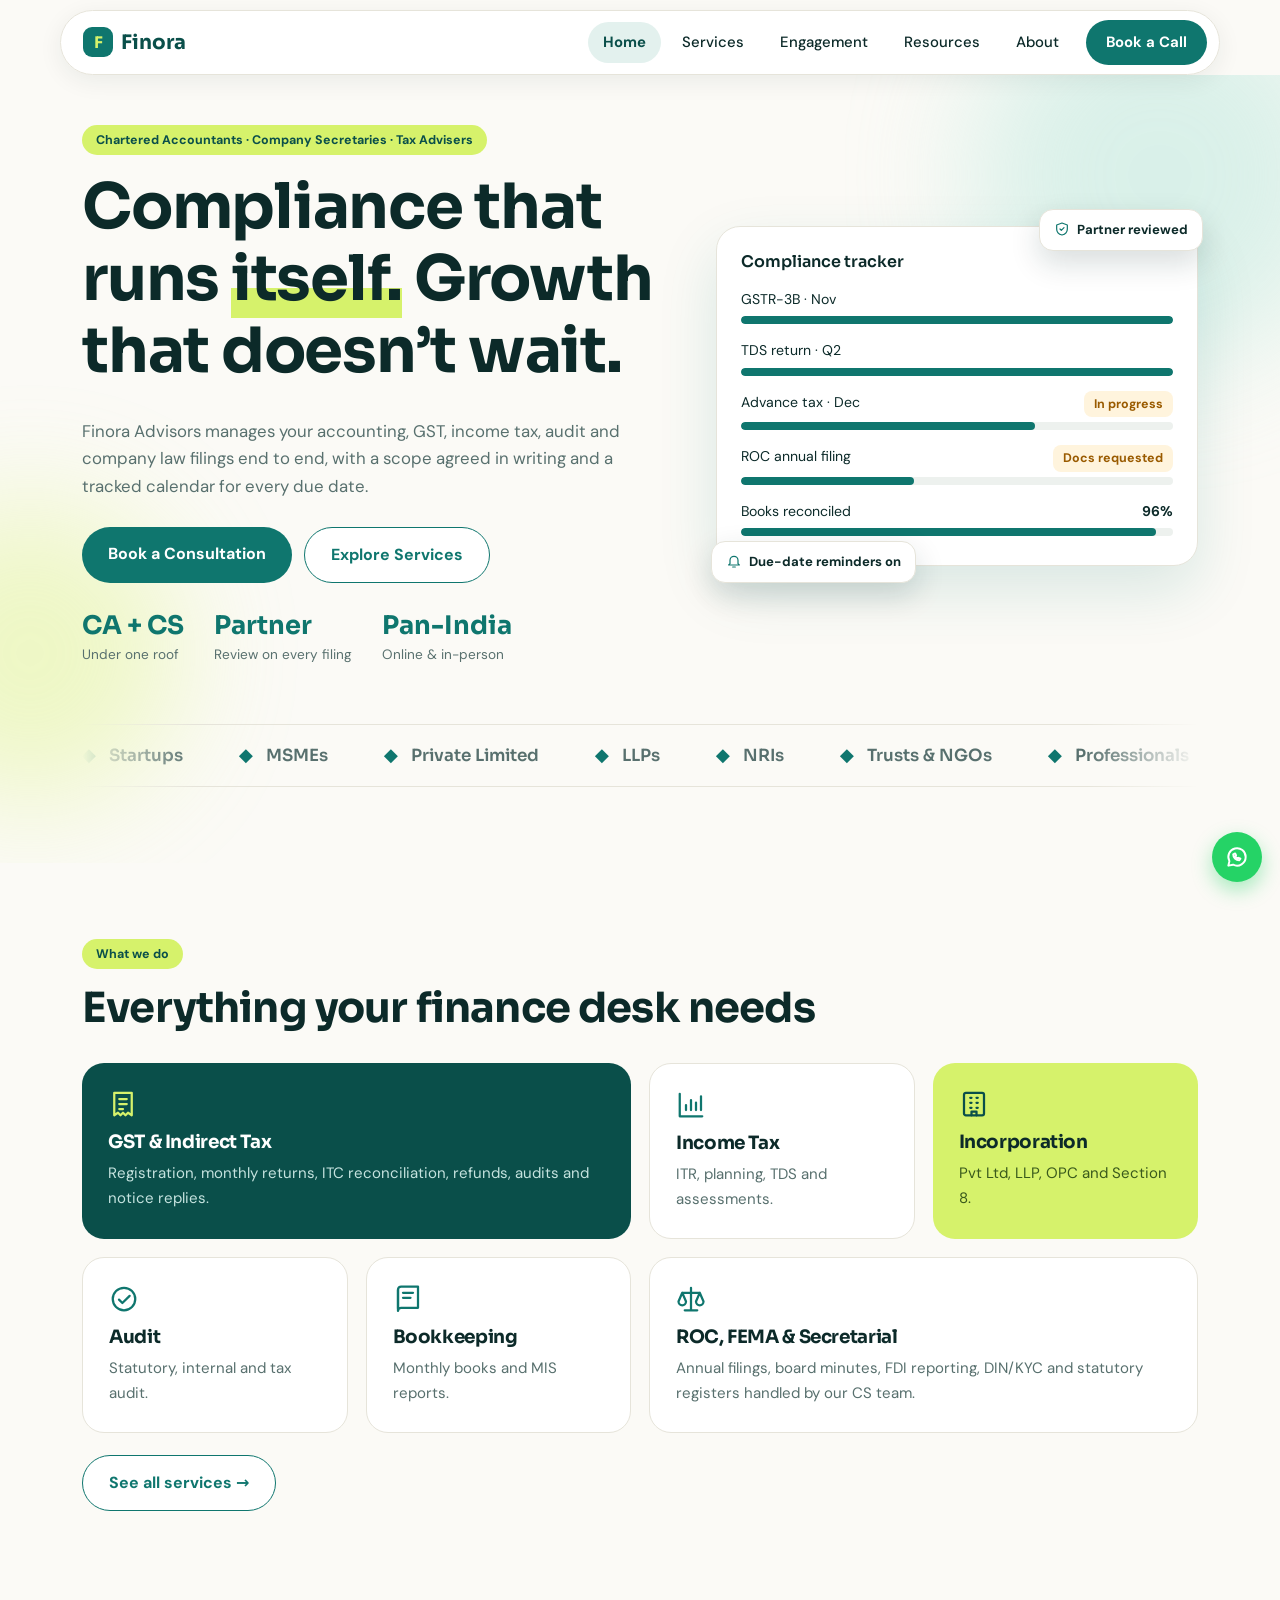
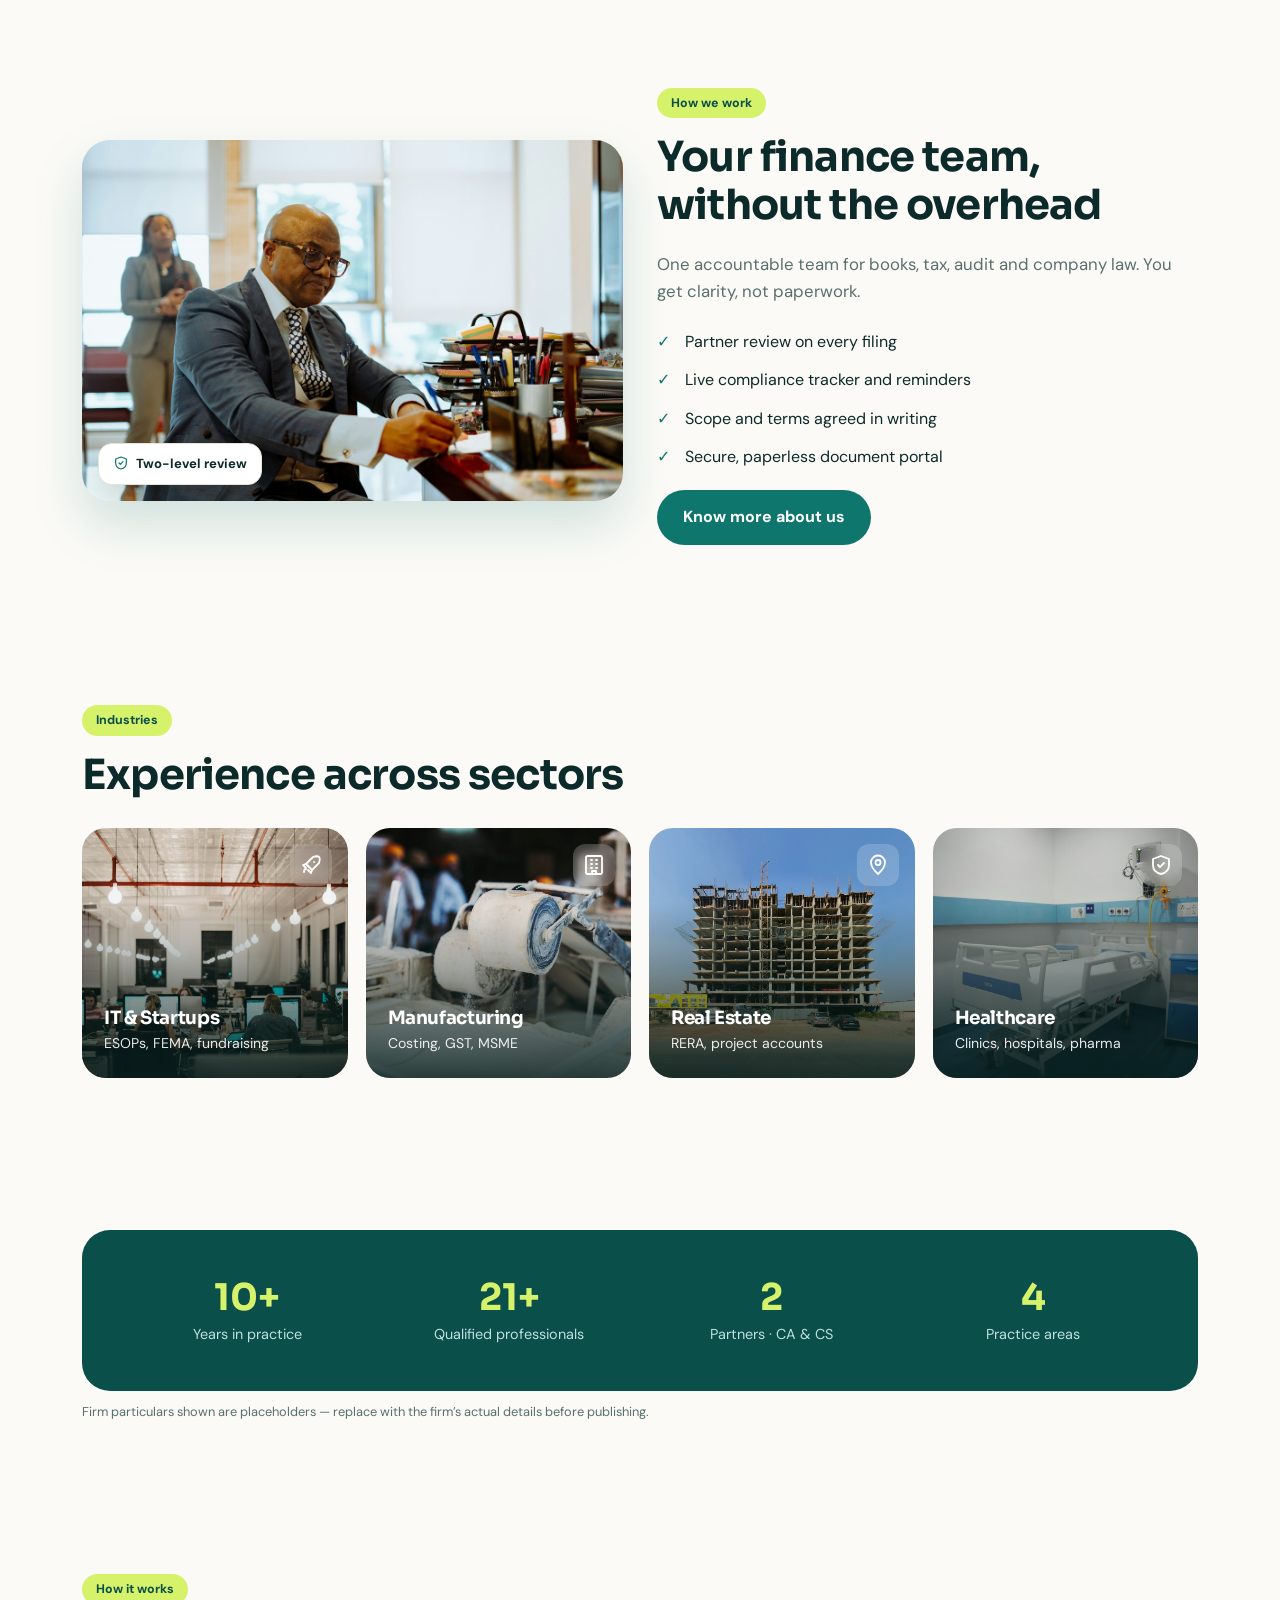
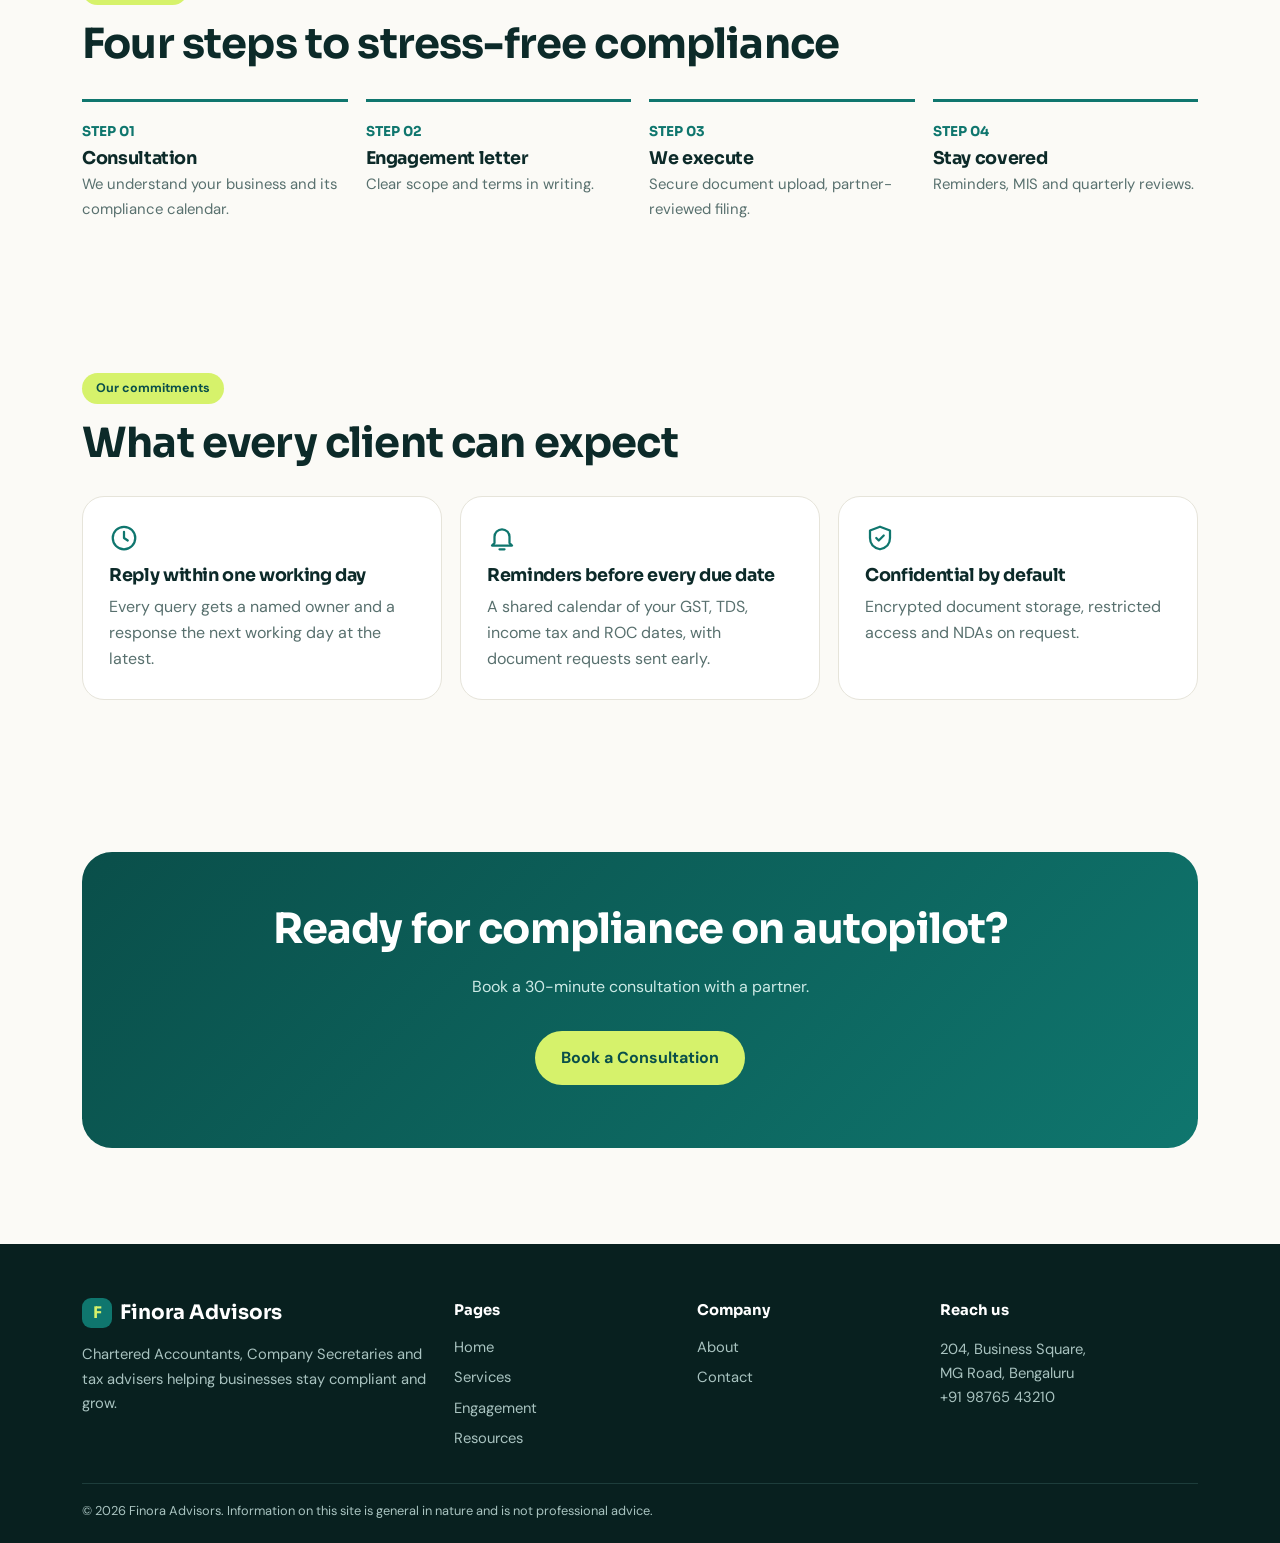
<file: index.html>
<!DOCTYPE html>
<html lang="en"><head>
<meta charset="utf-8"><meta name="color-scheme" content="light only">
<meta name="viewport" content="width=device-width, initial-scale=1, viewport-fit=cover">
<title>Finora Advisors — CA, CS &amp; Tax Compliance</title>
<meta name="description" content="Finora Advisors — Chartered Accountants and Company Secretaries in Bengaluru for accounting, GST, income tax, audit, company law and FEMA compliance.">
<link rel="icon" href="data:image/svg+xml,%3Csvg xmlns='http://www.w3.org/2000/svg' viewBox='0 0 32 32'%3E%3Crect width='32' height='32' rx='9' fill='%230f766e'/%3E%3Ctext x='16' y='22' text-anchor='middle' font-family='Arial' font-weight='700' font-size='17' fill='%23d6f26b'%3EF%3C/text%3E%3C/svg%3E">
<link rel="stylesheet" href="assets/css/style.css">
<noscript><style>section[data-v]{display:block!important}.rv{opacity:1!important;transform:none!important}.ph{display:none!important}</style></noscript>
</head><body>

<!-- ============ ICON SPRITE (replaces emoji icons) ============ -->
<svg width="0" height="0" style="position:absolute" aria-hidden="true">
 <defs>
  <symbol id="i-receipt" viewBox="0 0 24 24"><path d="M5 3h14v18l-3-2-2 2-2-2-2 2-2-2-3 2z"/><path d="M9 8h6M9 12h6M9 16h3"/></symbol>
  <symbol id="i-chart" viewBox="0 0 24 24"><path d="M3 3v18h18"/><path d="M8 16v-4M12 16V8M16 16v-6M20 16V5"/></symbol>
  <symbol id="i-building" viewBox="0 0 24 24"><rect x="4" y="3" width="16" height="18" rx="1.5"/><path d="M9 7h1M14 7h1M9 11h1M14 11h1M9 15h1M14 15h1M10 21v-3h4v3"/></symbol>
  <symbol id="i-check" viewBox="0 0 24 24"><circle cx="12" cy="12" r="9"/><path d="m8 12.5 2.7 2.7L16.5 9.5"/></symbol>
  <symbol id="i-book" viewBox="0 0 24 24"><path d="M4 4.5A2.5 2.5 0 0 1 6.5 2H20v17H6.5A2.5 2.5 0 0 0 4 21.5z"/><path d="M4 19.5V4.5M8 7h8M8 11h6"/></symbol>
  <symbol id="i-scale" viewBox="0 0 24 24"><path d="M12 3v18M7 21h10M5 7h14M5 7l-3 7a3 3 0 0 0 6 0zM19 7l-3 7a3 3 0 0 0 6 0z"/></symbol>
  <symbol id="i-globe" viewBox="0 0 24 24"><circle cx="12" cy="12" r="9"/><path d="M3 12h18M12 3a14 14 0 0 1 0 18M12 3a14 14 0 0 0 0 18"/></symbol>
  <symbol id="i-rocket" viewBox="0 0 24 24"><path d="M14 4c3-1 5-1 6 0 1 1 1 3 0 6l-7 7-6-6z"/><path d="M7 11 4 12l3 3M13 17l-1 3-3-3M15 9h.01M5 19c0-2 1-3 2-3"/></symbol>
  <symbol id="i-shield" viewBox="0 0 24 24"><path d="M12 3 4 6v6c0 5 3.5 8 8 9 4.5-1 8-4 8-9V6z"/><path d="m9 12 2 2 4-4"/></symbol>
  <symbol id="i-bell" viewBox="0 0 24 24"><path d="M6 16V11a6 6 0 1 1 12 0v5l2 2H4z"/><path d="M10 21h4"/></symbol>
  <symbol id="i-pin" viewBox="0 0 24 24"><path d="M12 21s-7-6.2-7-11.5A7 7 0 0 1 19 9.5C19 14.8 12 21 12 21z"/><circle cx="12" cy="9.5" r="2.5"/></symbol>
  <symbol id="i-phone" viewBox="0 0 24 24"><path d="M5 3h4l2 5-2.5 1.5a11 11 0 0 0 6 6L16 13l5 2v4a2 2 0 0 1-2 2A16 16 0 0 1 3 5a2 2 0 0 1 2-2z"/></symbol>
  <symbol id="i-clock" viewBox="0 0 24 24"><circle cx="12" cy="12" r="9"/><path d="M12 7v5l3 2"/></symbol>
  <symbol id="i-target" viewBox="0 0 24 24"><circle cx="12" cy="12" r="9"/><circle cx="12" cy="12" r="5"/><circle cx="12" cy="12" r="1"/></symbol>
  <symbol id="i-hand" viewBox="0 0 24 24"><path d="m11 17 2 2a1.4 1.4 0 0 0 2-2"/><path d="m14 14 2.5 2.5a1.4 1.4 0 0 0 2-2L15 11l-3-3-4 4a1.4 1.4 0 0 1-2-2l4-4 1-1 3 1 4-1 3 3-2 6"/><path d="M3 10l3-3"/></symbol>
  <symbol id="i-award" viewBox="0 0 24 24"><circle cx="12" cy="9" r="6"/><path d="m8.5 14-1.5 7 5-3 5 3-1.5-7"/></symbol>
  <symbol id="i-chat" viewBox="0 0 24 24"><path d="M20 12a8 8 0 0 1-11.6 7.1L4 20l1-4.2A8 8 0 1 1 20 12z"/><path d="M8.5 9.5c0 3 2.5 5.5 5.5 5.5l1.2-1.4-1.8-.9-.8.8a4 4 0 0 1-2.2-2.2l.8-.8-.9-1.8z"/></symbol>
  <symbol id="i-users" viewBox="0 0 24 24"><circle cx="9" cy="8" r="3.5"/><path d="M2.5 20a6.5 6.5 0 0 1 13 0M16 4.5a3.5 3.5 0 0 1 0 7M18 14a6 6 0 0 1 3.5 6"/></symbol>
 </defs>
 <symbol id="scene" viewBox="0 0 480 400"><rect width="480" height="400" rx="32" fill="#e3f1ee"/><circle cx="410" cy="60" r="90" fill="#d6f26b" opacity=".7"/><circle cx="50" cy="360" r="110" fill="#bfe3dc"/><rect x="70" y="90" width="300" height="190" rx="14" fill="#0a4f4a"/><rect x="82" y="102" width="276" height="166" rx="8" fill="#fff"/><rect x="98" y="200" width="28" height="56" rx="5" fill="#0f766e" class="gb"/><rect x="140" y="176" width="28" height="80" rx="5" fill="#14a094" class="gb" style="animation-delay:.2s"/><rect x="182" y="190" width="28" height="66" rx="5" fill="#0f766e" class="gb" style="animation-delay:.4s"/><rect x="224" y="150" width="28" height="106" rx="5" fill="#14a094" class="gb" style="animation-delay:.6s"/><rect x="266" y="128" width="28" height="128" rx="5" fill="#0f766e" class="gb" style="animation-delay:.8s"/><rect x="308" y="116" width="36" height="140" rx="5" fill="#d6f26b" class="gb" style="animation-delay:1s"/><path d="M98 170L160 146 215 158 280 118 345 106" stroke="#f59e0b" stroke-width="4" fill="none" stroke-linecap="round"/><rect x="40" y="282" width="360" height="14" rx="7" fill="#0c2a29"/><g class="fg"><path d="M392 140l44 16v44c0 28-20 44-44 54-24-10-44-26-44-54v-44z" fill="#0f766e"/><path d="M372 202l14 14 26-30" stroke="#d6f26b" stroke-width="7" fill="none" stroke-linecap="round" stroke-linejoin="round"/></g><g class="fg" style="animation-delay:-2s"><circle cx="78" cy="62" r="36" fill="#f59e0b"/><circle cx="78" cy="62" r="28" fill="none" stroke="#fff" stroke-width="3"/><text x="78" y="74" text-anchor="middle" font-size="34" font-weight="700" fill="#fff" font-family="Sora,sans-serif">₹</text></g><g class="fg" style="animation-delay:-3s"><rect x="330" y="300" width="120" height="76" rx="12" fill="#fff"/><rect x="344" y="314" width="60" height="8" rx="4" fill="#0f766e"/><rect x="344" y="332" width="90" height="6" rx="3" fill="#cfe0dc"/><rect x="344" y="346" width="74" height="6" rx="3" fill="#cfe0dc"/><circle cx="430" cy="318" r="9" fill="#d6f26b"/></g></symbol>
</svg>

<div id="pg"></div><div class="bar"><div class="in">
 <a href="#home" class="logo"><b>F</b>Finora</a>
 <button id="mb" aria-label="Open menu" aria-expanded="false" aria-controls="nav">Menu ☰</button>
 <nav id="nav" aria-label="Primary"><a href="#home">Home</a><a href="#services">Services</a><a href="#engagement">Engagement</a><a href="#resources">Resources</a><a href="#about">About</a><a href="#contact" class="btn">Book a Call</a></nav>
</div></div>

<main id="main">
<!-- HOME -->
<section class="hero" data-v="home" style="position:relative;overflow:hidden"><div class="blob" style="width:380px;height:380px;background:#bfe9df;top:-90px;right:-70px"></div><div class="blob" style="width:300px;height:300px;background:var(--lime);bottom:60px;left:-120px;animation-delay:-5s;opacity:.35"></div><div class="w hg" style="position:relative">
 <div>
  <span class="pill">Chartered Accountants · Company Secretaries · Tax Advisers</span>
  <h1>Compliance that runs <em>itself.</em> Growth that doesn’t wait.</h1>
  <p class="lead">Finora Advisors manages your accounting, GST, income tax, audit and company law filings end to end, with a scope agreed in writing and a tracked calendar for every due date.</p>
  <div class="cta"><a href="#contact" class="btn">Book a Consultation</a><a href="#services" class="btn o">Explore Services</a></div>
  <div class="mini"><div><b>CA + CS</b><span>Under one roof</span></div><div><b>Partner</b><span>Review on every filing</span></div><div><b>Pan-India</b><span>Online &amp; in-person</span></div></div>
 </div>
 <div class="dash" aria-label="Sample compliance tracker"><div class="fb" style="top:-18px;right:-6px"><svg class="ic sm"><use href="#i-shield"/></svg> Partner reviewed</div><div class="fb" style="bottom:-18px;left:-6px;animation-delay:-2.5s"><svg class="ic sm"><use href="#i-bell"/></svg> Due-date reminders on</div>
  <h4>Compliance tracker <span class="chip ok">Sample view</span></h4>
  <div class="row"><div><span>GSTR-3B · Nov</span><span class="chip ok">Filed</span></div><div class="pb"><i style="width:100%"></i></div></div>
  <div class="row"><div><span>TDS return · Q2</span><span class="chip ok">Filed</span></div><div class="pb"><i style="width:100%"></i></div></div>
  <div class="row"><div><span>Advance tax · Dec</span><span class="chip">In progress</span></div><div class="pb"><i style="width:68%"></i></div></div>
  <div class="row"><div><span>ROC annual filing</span><span class="chip">Docs requested</span></div><div class="pb"><i style="width:40%"></i></div></div>
  <div class="row" style="margin:0"><div><span>Books reconciled</span><span><b>96%</b></span></div><div class="pb"><i style="width:96%"></i></div></div>
 </div>
</div>
<div class="w"><div class="mq" aria-hidden="true"><div><span>Startups</span><span>MSMEs</span><span>Private Limited</span><span>LLPs</span><span>NRIs</span><span>Trusts &amp; NGOs</span><span>Professionals</span><span>Startups</span><span>MSMEs</span><span>Private Limited</span><span>LLPs</span><span>NRIs</span><span>Trusts &amp; NGOs</span><span>Professionals</span></div></div></div>
</section>

<section data-v="home"><div class="w">
 <span class="pill">What we do</span><h2>Everything your finance desk needs</h2>
 <div class="bento">
  <div class="tile b2 dk"><svg class="ic"><use href="#i-receipt"/></svg><h3>GST &amp; Indirect Tax</h3><p>Registration, monthly returns, ITC reconciliation, refunds, audits and notice replies.</p></div>
  <div class="tile"><svg class="ic"><use href="#i-chart"/></svg><h3>Income Tax</h3><p>ITR, planning, TDS and assessments.</p></div>
  <div class="tile lm"><svg class="ic"><use href="#i-building"/></svg><h3>Incorporation</h3><p>Pvt Ltd, LLP, OPC and Section 8.</p></div>
  <div class="tile"><svg class="ic"><use href="#i-check"/></svg><h3>Audit</h3><p>Statutory, internal and tax audit.</p></div>
  <div class="tile"><svg class="ic"><use href="#i-book"/></svg><h3>Bookkeeping</h3><p>Monthly books and MIS reports.</p></div>
  <div class="tile b2"><svg class="ic"><use href="#i-scale"/></svg><h3>ROC, FEMA &amp; Secretarial</h3><p>Annual filings, board minutes, FDI reporting, DIN/KYC and statutory registers handled by our CS team.</p></div>
 </div>
 <p style="margin-top:22px"><a href="#services" class="btn o">See all services →</a></p>
</div></section>

<section data-v="home"><div class="w g2" style="align-items:center"><div class="feat photo"><img src="assets/images/1787532378729-fe4241197405.jpg" alt="Chartered accountant reviewing a filing at his desk" loading="lazy" width="1200" height="800"><div class="fb" style="left:16px;bottom:16px"><svg class="ic sm"><use href="#i-shield"/></svg> Two-level review</div></div><div><span class="pill">How we work</span><h2>Your finance team, without the overhead</h2><p class="lead">One accountable team for books, tax, audit and company law. You get clarity, not paperwork.</p><ul class="chk"><li>Partner review on every filing</li><li>Live compliance tracker and reminders</li><li>Scope and terms agreed in writing</li><li>Secure, paperless document portal</li></ul><a href="#about" class="btn">Know more about us</a></div></div></section>

<section data-v="home"><div class="w"><span class="pill">Industries</span><h2>Experience across sectors</h2><div class="gal">
 <div class="gc"><img src="assets/images/1606857521015-7f9fcf423740.jpg" alt="" loading="lazy"><svg class="ic gi"><use href="#i-rocket"/></svg><h3>IT &amp; Startups</h3><p>ESOPs, FEMA, fundraising</p></div>
 <div class="gc"><img src="assets/images/1596630746584-70e37fe6c313.jpg" alt="" loading="lazy"><svg class="ic gi"><use href="#i-building"/></svg><h3>Manufacturing</h3><p>Costing, GST, MSME</p></div>
 <div class="gc"><img src="assets/images/1632398535774-b95738ddff68.jpg" alt="" loading="lazy"><svg class="ic gi"><use href="#i-pin"/></svg><h3>Real Estate</h3><p>RERA, project accounts</p></div>
 <div class="gc"><img src="assets/images/1778151270902-cb0ca572f2ee.jpg" alt="" loading="lazy"><svg class="ic gi"><use href="#i-shield"/></svg><h3>Healthcare</h3><p>Clinics, hospitals, pharma</p></div>
</div></div></section>

<section data-v="home"><div class="w"><div class="band">
 <div><b>15+</b><span>Years in practice</span></div><div><b>30+</b><span>Qualified professionals</span></div><div><b>3</b><span>Partners · CA &amp; CS</span></div><div><b>6</b><span>Practice areas</span></div>
</div><p class="note">Firm particulars shown are placeholders — replace with the firm’s actual details before publishing.</p></div></section>

<section data-v="home"><div class="w">
 <span class="pill">How it works</span><h2>Four steps to stress-free compliance</h2>
 <div class="steps">
  <div class="st"><b>STEP 01</b><h3>Consultation</h3><p>We understand your business and its compliance calendar.</p></div>
  <div class="st"><b>STEP 02</b><h3>Engagement letter</h3><p>Clear scope and terms in writing.</p></div>
  <div class="st"><b>STEP 03</b><h3>We execute</h3><p>Secure document upload, partner-reviewed filing.</p></div>
  <div class="st"><b>STEP 04</b><h3>Stay covered</h3><p>Reminders, MIS and quarterly reviews.</p></div>
 </div>
</div></section>

<section data-v="home"><div class="w">
 <span class="pill">Our commitments</span><h2>What every client can expect</h2>
 <div class="g3">
  <div class="card"><svg class="ic"><use href="#i-clock"/></svg><h3>Reply within one working day</h3><p>Every query gets a named owner and a response the next working day at the latest.</p></div>
  <div class="card"><svg class="ic"><use href="#i-bell"/></svg><h3>Reminders before every due date</h3><p>A shared calendar of your GST, TDS, income tax and ROC dates, with document requests sent early.</p></div>
  <div class="card"><svg class="ic"><use href="#i-shield"/></svg><h3>Confidential by default</h3><p>Encrypted document storage, restricted access and NDAs on request.</p></div>
 </div>
</div></section>

<!-- PAGE BANNER -->
<section class="ph" data-v="services engagement resources about contact"><div class="w"><span class="pill" id="pp">Finora</span><h1 id="pt"></h1><p id="ps"></p></div></section>

<!-- SERVICES -->
<section data-v="services"><div class="w">
 <div class="bento">
  <div class="tile b2 dk"><svg class="ic"><use href="#i-receipt"/></svg><h3>GST &amp; Indirect Tax</h3><p>Registration, GSTR-1/3B/9, ITC reconciliation, refunds, e-invoicing, audits and notices.</p></div>
  <div class="tile"><svg class="ic"><use href="#i-chart"/></svg><h3>Income Tax</h3><p>ITR, planning, TDS, assessments and appeals.</p></div>
  <div class="tile lm"><svg class="ic"><use href="#i-globe"/></svg><h3>NRI Tax</h3><p>DTAA, repatriation, property sales.</p></div>
  <div class="tile"><svg class="ic"><use href="#i-building"/></svg><h3>Incorporation</h3><p>Pvt Ltd, LLP, OPC, Section 8.</p></div>
  <div class="tile"><svg class="ic"><use href="#i-scale"/></svg><h3>ROC &amp; FEMA</h3><p>Annual filings, FDI/ODI reporting.</p></div>
  <div class="tile"><svg class="ic"><use href="#i-check"/></svg><h3>Audit</h3><p>Statutory, internal, tax and stock audit.</p></div>
  <div class="tile"><svg class="ic"><use href="#i-rocket"/></svg><h3>Startup Desk</h3><p>ESOPs, valuation, due diligence.</p></div>
 </div>
 <div class="tbl"><table>
  <thead><tr><th>Service</th><th>What’s included</th><th>Documents needed</th><th>Typical timeline</th></tr></thead><tbody>
  <tr><td><b>ITR filing</b></td><td>Computation, regime comparison, e-filing, e-verification</td><td>PAN, Aadhaar, Form 16, AIS/26AS, proofs</td><td>1–3 days</td></tr>
  <tr><td><b>GST registration</b></td><td>Application, ARN follow-up, query replies</td><td>PAN, Aadhaar, address and bank proof</td><td>5–10 days</td></tr>
  <tr><td><b>GST returns</b></td><td>GSTR-1, 3B, ITC reconciliation</td><td>Sales and purchase invoices</td><td>Monthly</td></tr>
  <tr><td><b>Pvt Ltd / LLP</b></td><td>Name, DSC, DIN, MOA/AOA, PAN, TAN</td><td>Directors’ KYC, office proof</td><td>7–15 days</td></tr>
  <tr><td><b>ROC compliance</b></td><td>AOC-4, MGT-7, DIR-3 KYC, minutes</td><td>Financials, resolutions</td><td>Annual</td></tr>
  <tr><td><b>Statutory audit</b></td><td>Verification, CARO, audit report</td><td>Trial balance, ledgers, vouchers</td><td>2–4 weeks</td></tr>
  <tr><td><b>Notice handling</b></td><td>Review, reply drafting, representation</td><td>Notice and related records</td><td>Before due date</td></tr>
 </tbody></table></div>
 <h2 style="margin-top:56px">Sectors we know well</h2>
 <div class="tbl"><table>
  <thead><tr><th>Sector</th><th>Typical challenges</th><th>Our support</th></tr></thead><tbody>
  <tr><td><b>IT &amp; Startups</b></td><td>ESOPs, foreign remittance, export GST</td><td>FEMA, LUT, ROC, valuation</td></tr>
  <tr><td><b>Manufacturing</b></td><td>ITC blockage, costing, MSME payments</td><td>Costing, stock audit, GST recon</td></tr>
  <tr><td><b>E-commerce</b></td><td>Marketplace TCS, multi-state GST</td><td>Multi-GSTIN compliance</td></tr>
  <tr><td><b>Real estate</b></td><td>Project accounting, RERA</td><td>RERA audit, tax planning</td></tr>
  <tr><td><b>NGOs &amp; trusts</b></td><td>12A/80G, FCRA, utilisation</td><td>Registrations, grant audit</td></tr>
 </tbody></table></div>
</div></section>

<!-- ENGAGEMENT (was: Pricing) -->
<section data-v="engagement"><div class="w">
 <div class="g3" id="plans">
  <div class="card plan"><h3>Compliance Essentials</h3><p>For freelancers and new businesses</p><ul class="chk"><li>GST returns and reconciliation</li><li>Monthly bookkeeping</li><li>Income tax &amp; TDS filings</li><li>Due-date reminders</li></ul><a href="#contact" class="btn o" style="display:block;text-align:center">Discuss scope</a></div>
  <div class="card plan pop"><span class="badge">Most chosen</span><h3>Growth Retainer</h3><p>For growing SMEs and startups</p><ul class="chk"><li>GST, TDS and payroll compliance</li><li>Books, MIS and reconciliation</li><li>ROC annual filing</li><li>Dedicated manager</li><li>Quarterly review call</li></ul><a href="#contact" class="btn l" style="display:block;text-align:center">Discuss scope</a></div>
  <div class="card plan"><h3>Advisory &amp; Assurance</h3><p>For companies with complex needs</p><ul class="chk"><li>Everything in Growth Retainer</li><li>Statutory audit support</li><li>FEMA and ESOP compliance</li><li>Notice handling</li><li>Partner-level advisory</li></ul><a href="#contact" class="btn o" style="display:block;text-align:center">Discuss scope</a></div>
 </div>
 <p class="lead" style="margin-top:22px">Fees depend on transaction volume and scope, so they are shared individually in an engagement letter after an initial consultation.</p>
 <h2 style="margin-top:50px">One-time services</h2>
 <div class="tbl"><table><thead><tr><th>Service</th><th>Typical timeline</th></tr></thead><tbody>
  <tr><td>ITR filing (individuals)</td><td>1–3 days</td></tr><tr><td>GST registration</td><td>5–10 days</td></tr><tr><td>Private Limited incorporation</td><td>7–15 days</td></tr><tr><td>LLP incorporation</td><td>7–12 days</td></tr><tr><td>Annual ROC filing</td><td>Within statutory due dates</td></tr><tr><td>Notice reply</td><td>Before the response due date</td></tr>
 </tbody></table></div>
</div></section>

<!-- RESOURCES -->
<section data-v="resources"><div class="w">
 <div class="g2">
  <div class="card"><h3>GST calculator</h3>
   <label for="amt">Amount (₹)</label><input id="amt" type="number" value="10000" min="0" inputmode="decimal">
   <label for="rate">GST rate</label><select id="rate"><option>5</option><option>12</option><option selected>18</option><option>28</option></select>
   <label for="mode">Mode</label><select id="mode"><option value="add">Add GST</option><option value="rem">Remove GST</option></select>
   <div class="res" aria-live="polite"><div><span>Net</span><span id="rn"></span></div><div><span>GST</span><span id="rg"></span></div><div class="t"><span>Total</span><span id="rt"></span></div></div>
   <p class="note" style="margin-top:12px">Rates shown are common GST slabs; check the current rate notified for your goods or services.</p>
  </div>
  <div><h2 style="font-size:1.6rem">Key due dates</h2>
   <div class="tl">
    <div><b>7th</b><p>TDS / TCS payment for previous month</p></div>
    <div><b>11th</b><p>GSTR-1 (monthly filers)</p></div>
    <div><b>20th</b><p>GSTR-3B</p></div>
    <div><b>15 Jun · Sep · Dec · Mar</b><p>Advance tax instalments</p></div>
    <div><b>31 July</b><p>ITR for non-audit individuals</p></div>
    <div><b>30 Sep</b><p>Tax audit report</p></div>
   </div>
   <p class="lead" style="font-size:.9rem">Indicative only. Dates may be extended by notification.</p></div>
 </div>
 <h2 style="margin-top:56px">Document checklists</h2>
 <div class="g3">
  <div class="card"><h3>Income tax return</h3><ul class="chk"><li>PAN &amp; Aadhaar</li><li>Form 16, AIS, 26AS</li><li>Bank interest certificates</li><li>80C / 80D / loan proofs</li><li>Capital gains statements</li></ul></div>
  <div class="card"><h3>GST registration</h3><ul class="chk"><li>PAN &amp; Aadhaar</li><li>Address proof / rent deed</li><li>Bank proof</li><li>Photo &amp; signature</li><li>Deed / certificate</li></ul></div>
  <div class="card"><h3>Incorporation</h3><ul class="chk"><li>Directors’ PAN &amp; Aadhaar</li><li>Address proofs</li><li>Office utility bill &amp; NOC</li><li>Proposed names</li><li>Mobile &amp; email</li></ul></div>
 </div>
 <h2 style="margin-top:56px">Penalties to avoid</h2>
 <div class="tbl"><table><thead><tr><th>Default</th><th>Consequence</th></tr></thead><tbody>
  <tr><td>Late GST return</td><td>Daily late fee plus interest on tax</td></tr><tr><td>Late ITR</td><td>Section 234F fee, up to ₹5,000</td></tr><tr><td>Late TDS payment</td><td>Monthly interest</td></tr><tr><td>Late ROC filing</td><td>Per-day additional fee</td></tr></tbody></table></div>
 <h2 style="margin-top:56px">Frequently asked</h2>
 <div style="max-width:820px">
  <details><summary>CA or CS: who do I need?</summary><p>A CA handles accounts, audit and tax. A CS handles company law and ROC. We provide both.</p></details>
  <details><summary>Which tax regime is better?</summary><p>We compute both and recommend the one that suits you before filing.</p></details>
  <details><summary>When is GST registration mandatory?</summary><p>When turnover crosses the threshold, for inter-state supply, or for e-commerce sellers. Thresholds vary, so confirm with us.</p></details>
  <details><summary>Can you handle tax notices?</summary><p>Yes. We review, draft replies and represent you before authorities.</p></details>
  <details><summary>Is my data safe?</summary><p>Yes. Encrypted storage, restricted access and NDAs on request.</p></details>
  <details><summary>Do you work online?</summary><p>Yes. Everything can be done remotely across India, including for NRIs.</p></details>
 </div>
</div></section>

<!-- ABOUT -->
<section data-v="about"><div class="w">
 <div class="g2"><div><h2>Built by accountants who plan around deadlines</h2><p class="lead">Finora Advisors began as a two-person practice and grew into a team of 30+ professionals. We combine CA, CS and legal expertise so you never juggle multiple advisers.</p>
 <ul class="chk"><li>Partner review on every filing</li><li>Scope and terms agreed upfront</li><li>Cloud-based, paperless workflow</li><li>ICAI and ICSI members on the team</li></ul></div>
 <div class="feat photo"><img src="assets/images/1758518729685-f88df7890776.jpg" alt="Finora partners in a review meeting" loading="lazy" width="1200" height="675"></div></div>
 <div class="g2" style="margin-top:50px"><div><h2>Our journey</h2><div class="tl"><div><b>2009 · Founded</b><p>Audit and income tax practice begins.</p></div><div><b>2014 · CS wing</b><p>Company law, ROC and FEMA services added.</p></div><div><b>2017 · GST</b><p>Helped businesses migrate to GST.</p></div><div><b>2020 · Digital</b><p>Fully cloud-based workflow.</p></div><div><b>2026 · Today</b><p>Serving clients across India and abroad.</p></div></div></div>
 <div><h2>Meet the partners</h2>
  <div class="card partner"><div class="av">RM</div><div><h3>CA Rajesh Mehta</h3><p>Founding Partner · 20+ years in audit, taxation and litigation.</p><span class="tg">Direct tax</span><span class="tg">Audit</span></div></div>
  <div class="card partner"><div class="av">PS</div><div><h3>CS Priya Sharma</h3><p>Partner · 14 years in company law, FEMA and governance.</p><span class="tg">ROC</span><span class="tg">FEMA</span></div></div>
  <div class="card partner"><div class="av">AK</div><div><h3>CA Arjun Kulkarni</h3><p>Partner · 12 years in GST, indirect tax and internal audit.</p><span class="tg">GST</span><span class="tg">Systems</span></div></div>
 </div></div>
 <div class="g3"><div class="card"><svg class="ic"><use href="#i-target"/></svg><h3>Mission</h3><p>Make compliance simple, accurate and stress-free.</p></div><div class="card"><svg class="ic"><use href="#i-hand"/></svg><h3>Values</h3><p>Integrity, confidentiality, timeliness and clear communication.</p></div><div class="card"><svg class="ic"><use href="#i-award"/></svg><h3>Credentials</h3><p>Firm registered with ICAI; partners are members of ICAI and ICSI.</p></div></div>
</div></section>

<!-- CONTACT -->
<section data-v="contact"><div class="w g2">
 <div><h2>Tell us what you need</h2><p class="lead">A partner replies within one business day.</p>
  <div class="feat photo" style="margin-top:22px"><img src="assets/images/1713947503588-8ff8196dc4a3.jpg" alt="Finora team member working at the Bengaluru office" loading="lazy" width="1200" height="800"></div>
  <div class="card" style="margin-top:16px"><h3><svg class="ic sm"><use href="#i-pin"/></svg> Head office</h3><p>204, Business Square, MG Road, Bengaluru 560001</p><h3 style="margin-top:14px"><svg class="ic sm"><use href="#i-phone"/></svg> Phone &amp; email</h3><p>+91 98765 43210<br>hello@finoraadvisors.in</p><h3 style="margin-top:14px"><svg class="ic sm"><use href="#i-clock"/></svg> Hours</h3><p>Mon–Sat, 9:30 AM – 7:00 PM. Online consultations available.</p></div>
  <div class="card" style="margin-top:16px"><h3>What happens next</h3><ul class="chk"><li>Reply within 1 business day</li><li>30-minute discovery call</li><li>Written engagement letter with scope</li></ul></div></div>
 <div class="card form-card"><form id="cf" novalidate>
  <label for="f-name">Full name</label><input id="f-name" name="name" required autocomplete="name">
  <label for="f-email">Email</label><input id="f-email" name="email" required type="email" autocomplete="email">
  <label for="f-phone">Phone</label><input id="f-phone" name="phone" type="tel" autocomplete="tel">
  <label for="f-svc">Service</label><select id="f-svc" name="service"><option>GST</option><option>Income tax</option><option>Incorporation</option><option>Audit</option><option>ROC / FEMA</option><option>Other</option></select>
  <label for="f-msg">Message</label><textarea id="f-msg" name="message" rows="4"></textarea>
  <button class="btn" type="submit" style="width:100%;margin-top:18px">Send Message</button>
  <div class="ok" id="cok" role="status"></div></form></div>
</div></section>

<section data-v="home services engagement resources about"><div class="w"><div class="cb"><h2>Ready for compliance on autopilot?</h2><p>Book a 30-minute consultation with a partner.</p><a href="#contact" class="btn l" style="margin-top:14px">Book a Consultation</a></div></div></section>
</main>

<footer><div class="w"><div class="f">
 <div><div class="logo" style="color:#fff;margin-bottom:10px"><b>F</b>Finora Advisors</div><p>Chartered Accountants, Company Secretaries and tax advisers helping businesses stay compliant and grow.</p></div>
 <div><h4>Pages</h4><a href="#home">Home</a><a href="#services">Services</a><a href="#engagement">Engagement</a><a href="#resources">Resources</a></div>
 <div><h4>Company</h4><a href="#about">About</a><a href="#contact">Contact</a></div>
 <div><h4>Reach us</h4><p>204, Business Square,<br>MG Road, Bengaluru<br>+91 98765 43210</p></div>
</div><div class="cp">© 2026 Finora Advisors. Information on this site is general in nature and is not professional advice.</div></div></footer>

<a class="wa" href="https://wa.me/919876543210" target="_blank" rel="noopener" aria-label="Chat on WhatsApp"><svg class="ic"><use href="#i-chat"/></svg></a>
<script src="assets/js/main.js"></script>
</body></html>
</file>
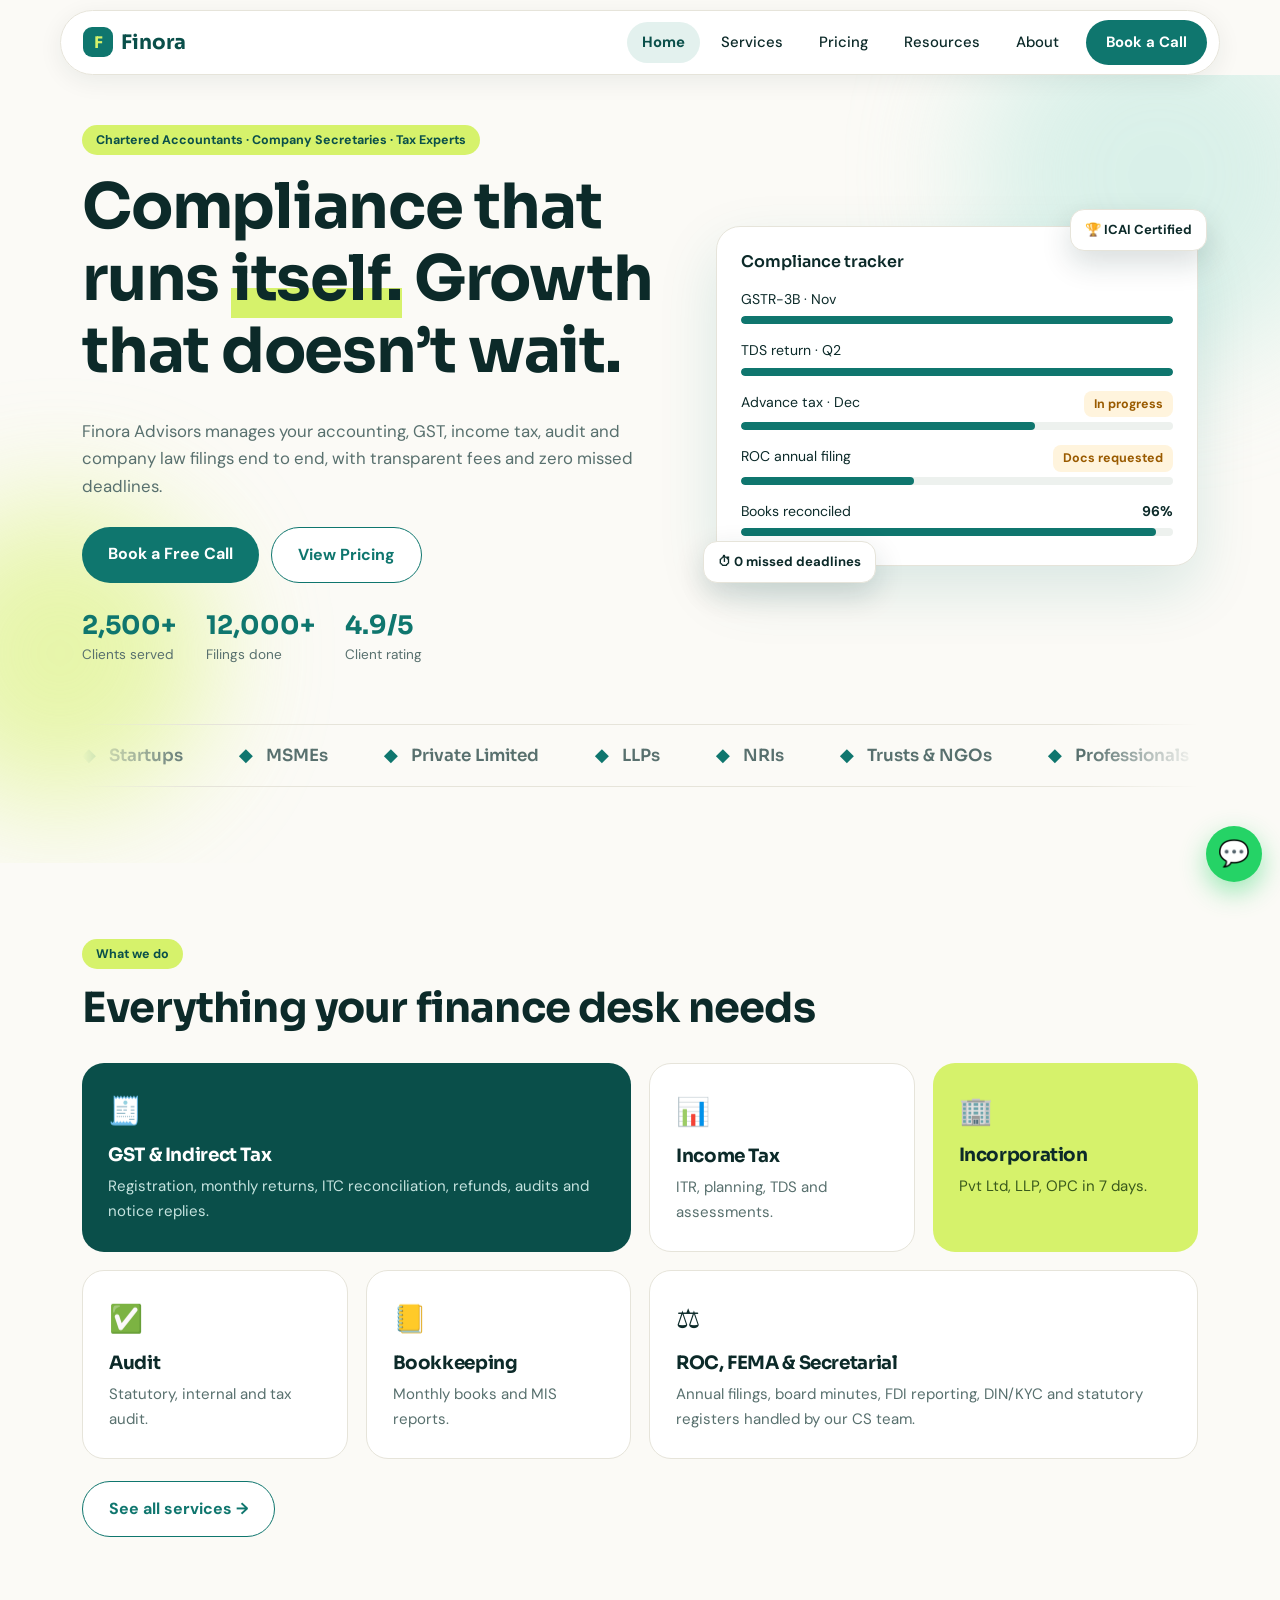
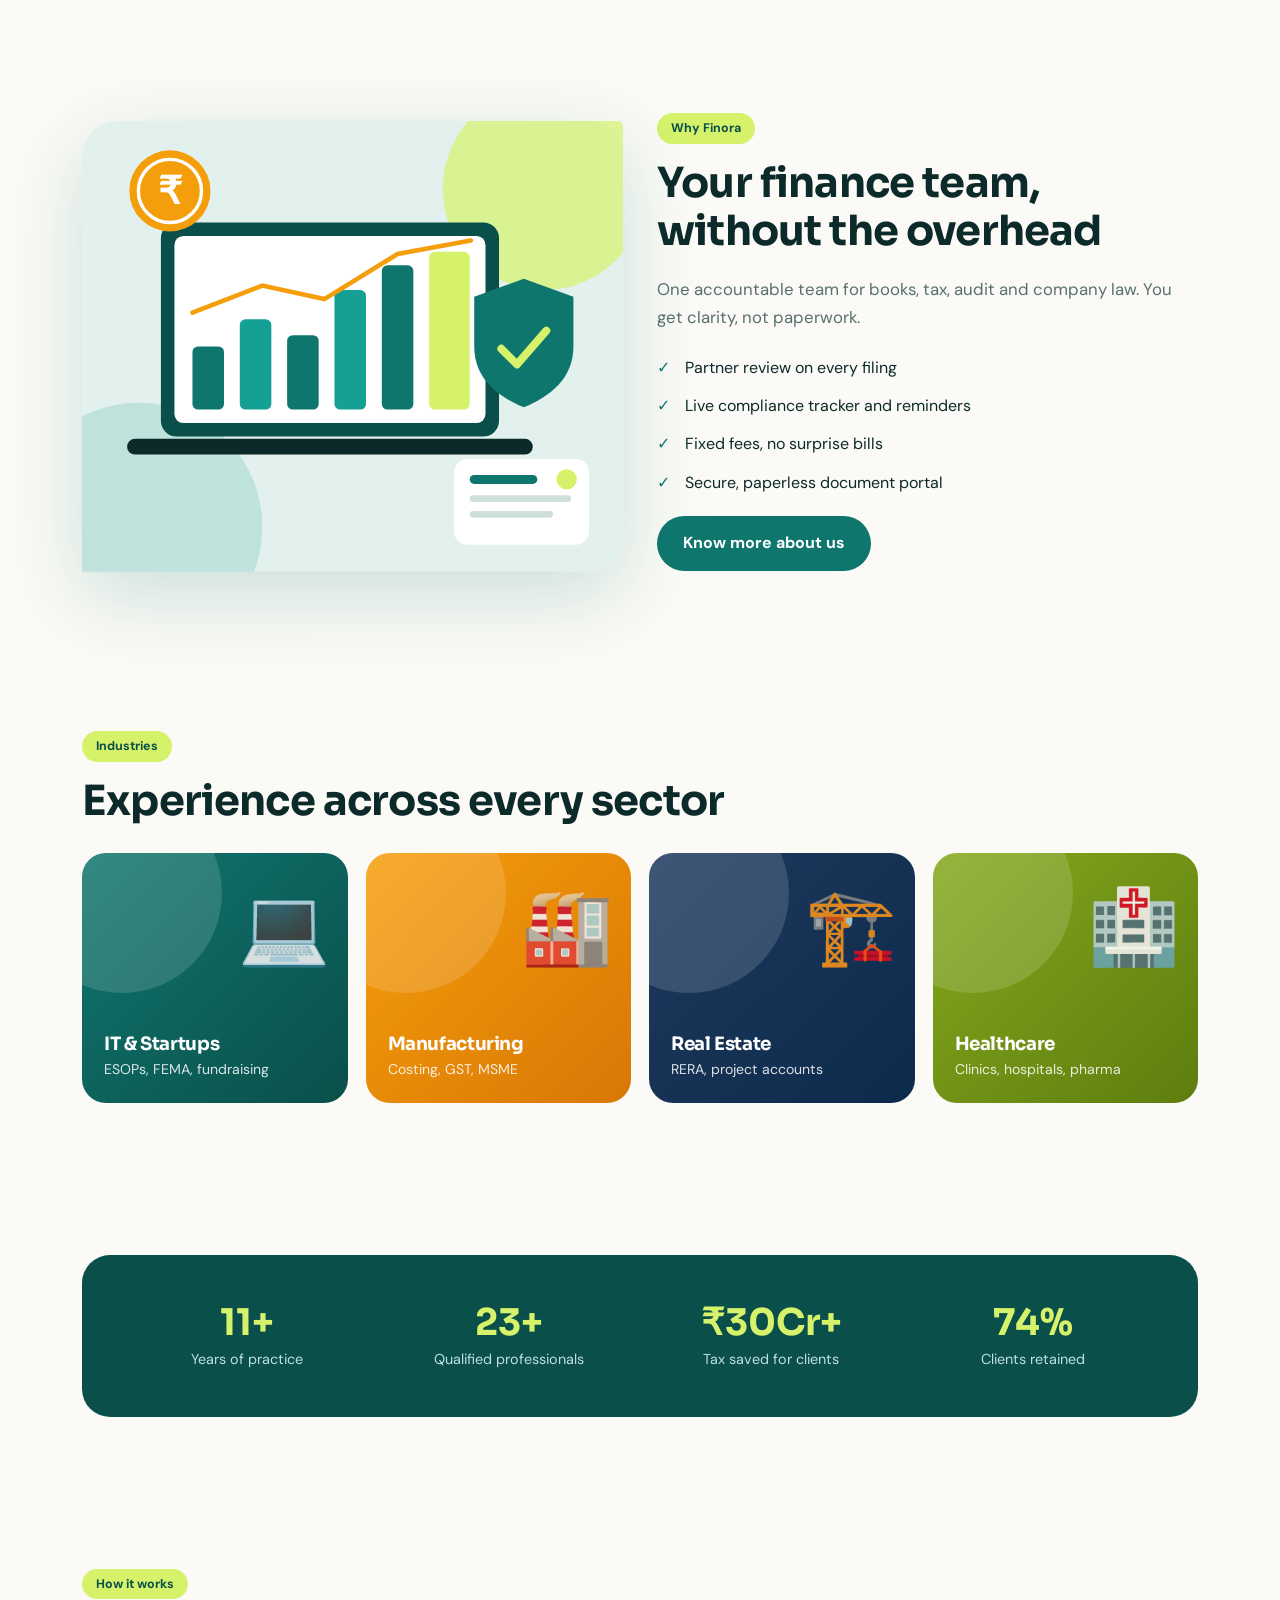
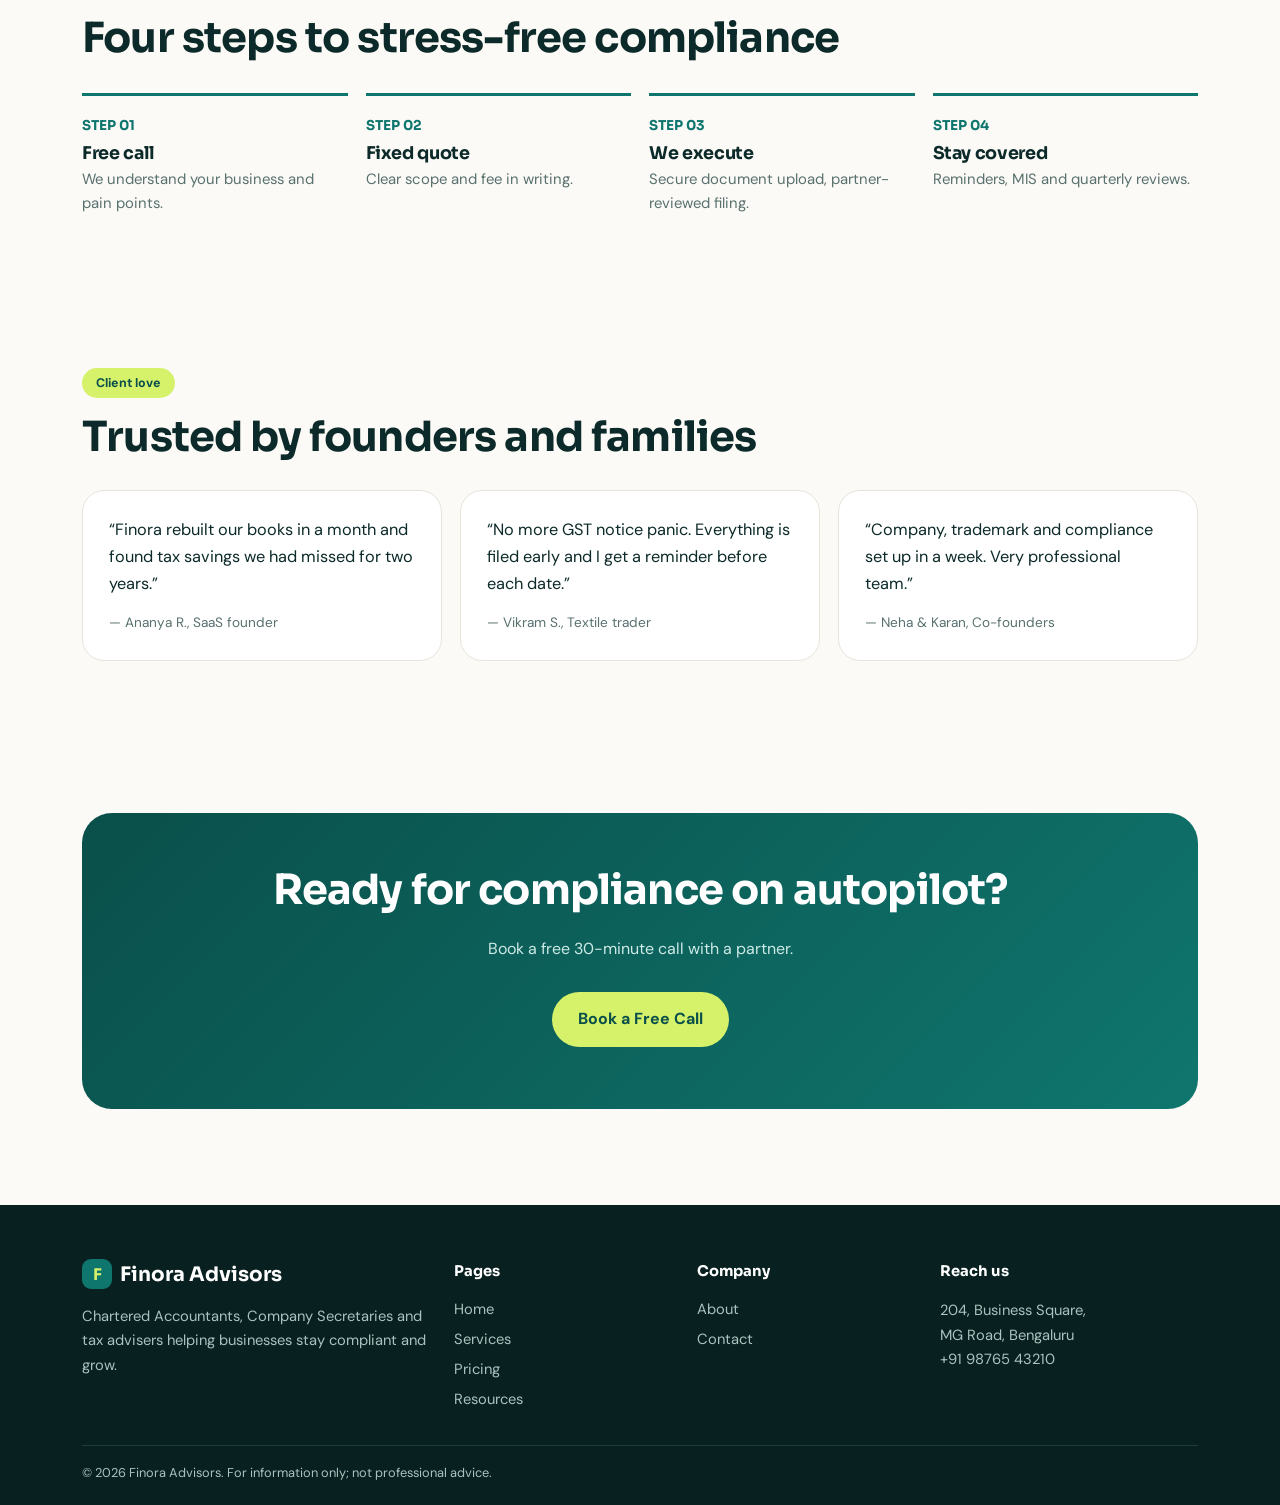
<file: _original/index.html>
<!DOCTYPE html>
<html lang="en"><head>
<meta charset="utf-8"><meta name="color-scheme" content="light only">
<meta name="viewport" content="width=device-width, initial-scale=1, viewport-fit=cover">
<title>Finora Advisors — CA, CS &amp; Tax Compliance</title>
<link rel="stylesheet" href="https://fonts.googleapis.com/css2?family=Sora:wght@500;600;700&family=DM+Sans:wght@400;500;700&display=swap">
<style>
:root{--bg:#fbfaf6;--ink:#0c2a29;--mute:#58706e;--line:#e6e4da;--g:#0f766e;--g2:#0a4f4a;--lime:#d6f26b;--amb:#f59e0b;--card:#fff;color-scheme:light;box-sizing:border-box;padding-top:env(safe-area-inset-top,0px);padding-bottom:env(safe-area-inset-bottom,0px)}
*{box-sizing:border-box}html{background:var(--bg);scroll-behavior:smooth}
body{margin:0;background:var(--bg);color:var(--ink);font:16px/1.65 'DM Sans',system-ui,sans-serif}
h1,h2,h3{font-family:Sora,system-ui,sans-serif;line-height:1.15;margin:0 0 .5em;letter-spacing:-.02em}
a{color:inherit;text-decoration:none}button,input,select,textarea{font:inherit;color:var(--ink)}
.w{max-width:1160px;margin:0 auto;padding:0 22px}
section[data-v]{display:none;padding:76px 0}section[data-v].on{display:block}
.pill{display:inline-block;background:var(--lime);color:var(--g2);font-weight:700;font-size:.78rem;padding:5px 14px;border-radius:99px;margin-bottom:16px}
h2{font-size:clamp(1.8rem,3.6vw,2.6rem)}.lead{color:var(--mute);max-width:620px;font-size:1.05rem}
.btn{display:inline-block;border:0;cursor:pointer;background:var(--g);color:#fff;font-weight:700;padding:14px 26px;border-radius:99px}
.btn:hover{background:var(--g2)}.btn.l{background:var(--lime);color:var(--g2)}.btn.o{background:#fff;color:var(--g);border:1.5px solid var(--g)}
.bar{position:sticky;top:10px;z-index:30;padding:0 14px;margin-top:10px}
.bar .in{max-width:1160px;margin:0 auto;background:rgba(255,255,255,.92);backdrop-filter:blur(10px);border:1px solid var(--line);border-radius:99px;display:flex;align-items:center;justify-content:space-between;padding:9px 12px 9px 22px;box-shadow:0 6px 24px rgba(12,42,41,.07)}
.logo{font:700 1.25rem Sora,sans-serif;color:var(--g2);display:flex;align-items:center;gap:8px}.logo b{width:30px;height:30px;border-radius:9px;background:var(--g);color:var(--lime);display:grid;place-items:center;font-size:1rem}
nav{display:flex;gap:6px;align-items:center}nav a{padding:8px 15px;border-radius:99px;font-weight:500;font-size:.93rem}nav a:hover{background:#eef5f3}nav a.cur{background:#e3f1ee;color:var(--g2);font-weight:700}
nav a.btn{color:#fff;margin-left:6px;padding:10px 20px}nav a.btn.cur{background:var(--g)}
#mb{display:none;border:1px solid var(--line);background:#fff;border-radius:99px;padding:8px 16px}
.hero{padding-top:50px!important}.hg{display:grid;grid-template-columns:1.1fr .9fr;gap:44px;align-items:center}
.hero h1{font-size:clamp(2.3rem,5.2vw,3.9rem)}.hero h1 em{font-style:normal;background:linear-gradient(transparent 62%,var(--lime) 62%)}
.cta{display:flex;gap:12px;flex-wrap:wrap;margin:26px 0}
.mini{display:flex;gap:30px;flex-wrap:wrap}.mini b{font:700 1.6rem Sora,sans-serif;display:block;color:var(--g)}.mini span{color:var(--mute);font-size:.85rem}
.dash{background:#fff;border:1px solid var(--line);border-radius:24px;padding:24px;box-shadow:0 24px 60px rgba(15,118,110,.14)}
.dash h4{margin:0 0 16px;font:600 1rem Sora,sans-serif;display:flex;justify-content:space-between}
.row{margin-bottom:15px}.row div{display:flex;justify-content:space-between;font-size:.88rem;margin-bottom:5px}
.pb{height:8px;background:#edf1ee;border-radius:9px;overflow:hidden}.pb i{display:block;height:100%;background:var(--g);border-radius:9px}
.chip{display:inline-block;background:#fff4dd;color:#9a5b00;border-radius:8px;padding:3px 10px;font-size:.78rem;font-weight:700}.chip.ok{background:#dcf7ec;color:#0b7a52}
.strip{display:flex;gap:28px;flex-wrap:wrap;justify-content:center;color:var(--mute);font:600 .95rem Sora,sans-serif;padding:26px 0;border-block:1px solid var(--line);margin-top:56px}
.bento{display:grid;grid-template-columns:repeat(4,1fr);gap:18px;margin-top:30px}
.tile{background:var(--card);border:1px solid var(--line);border-radius:22px;padding:26px;transition:.2s}.tile:hover{transform:translateY(-4px);box-shadow:0 14px 34px rgba(12,42,41,.09)}
.tile.b2{grid-column:span 2}.tile.dk{background:var(--g2);color:#fff;border:0}.tile.dk p{color:#c5e3df}.tile.lm{background:var(--lime);border:0}
.tile span{font-size:1.7rem;display:block;margin-bottom:10px}.tile h3{font-size:1.15rem}.tile p{margin:0;color:var(--mute);font-size:.94rem}.tile.lm p{color:#3a5a1c}
.band{background:var(--g2);color:#fff;border-radius:28px;padding:44px;display:grid;grid-template-columns:repeat(4,1fr);gap:20px;text-align:center}
.band b{font:700 2.3rem Sora,sans-serif;color:var(--lime);display:block}.band span{color:#bfe0dc;font-size:.9rem}
.steps{display:grid;grid-template-columns:repeat(4,1fr);gap:18px;margin-top:30px}
.st{border-top:3px solid var(--g);padding-top:16px}.st b{font:700 .85rem Sora,sans-serif;color:var(--g)}.st h3{font-size:1.1rem;margin:4px 0}.st p{margin:0;color:var(--mute);font-size:.93rem}
.g3{display:grid;grid-template-columns:repeat(3,1fr);gap:18px;margin-top:28px}.g2{display:grid;grid-template-columns:1fr 1fr;gap:34px;align-items:start}
.card{background:var(--card);border:1px solid var(--line);border-radius:22px;padding:26px}
.card p{color:var(--mute);margin:0}.card h3{font-size:1.1rem}
.q{font-size:1.02rem}.q small{display:block;margin-top:14px;color:var(--mute)}
.tg{display:inline-block;background:#e3f1ee;color:var(--g2);border-radius:8px;padding:2px 10px;font-size:.78rem;font-weight:700;margin:2px 2px 0 0}
.chk{list-style:none;padding:0;margin:14px 0}.chk li{padding:6px 0 6px 28px;position:relative;color:var(--ink)}.chk li:before{content:"✓";position:absolute;left:0;color:var(--g);font-weight:700}
.tbl{overflow-x:auto;background:#fff;border:1px solid var(--line);border-radius:20px;margin-top:22px}
table{width:100%;border-collapse:collapse;font-size:.93rem}th,td{text-align:left;padding:13px 16px;border-bottom:1px solid var(--line);vertical-align:top}
th{background:#eef5f3;font:600 .85rem Sora,sans-serif}tr:last-child td{border:0}
.tog{display:inline-flex;background:#fff;border:1px solid var(--line);border-radius:99px;padding:4px;margin:18px 0}
.tog button{border:0;background:none;padding:8px 20px;border-radius:99px;cursor:pointer;font-weight:700;color:var(--mute)}.tog button.on{background:var(--g);color:#fff}
.plan{position:relative}.plan.pop{background:var(--g2);color:#fff;border:0}.plan.pop p,.plan.pop li{color:#d3ece9}.plan.pop .chk li:before{color:var(--lime)}
.plan .pr{font:700 2.4rem Sora,sans-serif;margin:8px 0}.plan .pr small{font:400 .9rem 'DM Sans';opacity:.7}
.plan .badge{position:absolute;top:18px;right:18px;background:var(--lime);color:var(--g2);font-size:.72rem;font-weight:700;padding:4px 12px;border-radius:99px}
label{display:block;font-weight:700;font-size:.85rem;margin:14px 0 6px}
input,select,textarea{width:100%;padding:13px 15px;border:1.5px solid var(--line);border-radius:14px;background:#fff}input:focus,select:focus,textarea:focus{outline:2px solid var(--g);border-color:transparent}
.res{background:#eef5f3;border-radius:16px;padding:16px;margin-top:16px}.res div{display:flex;justify-content:space-between;padding:4px 0}.res .t{border-top:1px solid var(--line);margin-top:6px;padding-top:9px;font-weight:700}
.ok{display:none;color:#0b7a52;font-weight:700;margin-top:12px}
details{background:#fff;border:1px solid var(--line);border-radius:16px;padding:16px 20px;margin-bottom:11px}summary{cursor:pointer;font-weight:700}details p{color:var(--mute);margin:9px 0 0}
.tl{border-left:2px solid var(--line);margin:24px 0 0 8px;padding-left:26px}.tl div{position:relative;padding-bottom:22px}.tl div:before{content:"";position:absolute;left:-34px;top:6px;width:14px;height:14px;border-radius:50%;background:var(--g);border:3px solid var(--bg)}.tl b{font-family:Sora}.tl p{margin:2px 0 0;color:var(--mute)}
.ph{background:linear-gradient(135deg,#e3f1ee,var(--bg));padding:64px 0 40px!important;border-bottom:1px solid var(--line)}.ph h1{font-size:clamp(2rem,4.4vw,3rem);margin:0 0 8px}.ph p{color:var(--mute);margin:0;max-width:620px}
.cb{background:linear-gradient(135deg,var(--g2),var(--g));color:#fff;border-radius:30px;padding:54px 30px;text-align:center}.cb h2{color:#fff}.cb p{color:#cdeae6}
.av{width:70px;height:70px;border-radius:22px;background:var(--lime);color:var(--g2);display:grid;place-items:center;font:700 1.4rem Sora;margin-bottom:12px}
footer{background:#08201f;color:#a9c3c0;padding:54px 0 22px;margin-top:20px;font-size:.92rem}
footer .f{display:grid;grid-template-columns:1.6fr 1fr 1fr 1.2fr;gap:28px}footer h4{color:#fff;margin:0 0 10px;font-family:Sora}footer a{display:block;padding:3px 0}footer a:hover{color:#fff}
.cp{border-top:1px solid #1d3d3b;margin-top:30px;padding-top:16px;font-size:.8rem}
@keyframes up{from{opacity:0;transform:translateY(30px)}}
@keyframes fl{0%,100%{transform:translate(0,0) scale(1)}50%{transform:translate(24px,-26px) scale(1.1)}}
@keyframes fl2{0%,100%{transform:translateY(0)}50%{transform:translateY(-12px)}}
@keyframes grow{from{transform:scaleY(.12)}to{transform:scaleY(1)}}
@keyframes mq{to{transform:translateX(-50%)}}
.rv{opacity:0;transform:translateY(36px);transition:opacity .85s cubic-bezier(.2,.7,.2,1),transform .85s cubic-bezier(.2,.7,.2,1);transition-delay:var(--d,0s)}
.rv.in{opacity:1;transform:none}
.tile.rv.in,.card.rv.in{transition:opacity .8s,transform .25s,box-shadow .25s;transition-delay:0s}
.tile.rv.in:hover,.card.rv.in:hover{transform:translateY(-6px);box-shadow:0 18px 40px rgba(12,42,41,.12)}
.tile:hover span{transform:scale(1.25) rotate(-8deg)}.tile span{transition:.3s;display:inline-block}
@media(prefers-reduced-motion:reduce){.rv{opacity:1;transform:none;transition:none}*{animation:none!important}}
#pg{position:fixed;top:0;left:0;height:3px;width:0;background:linear-gradient(90deg,var(--g),var(--lime));z-index:60}
.blob{position:absolute;border-radius:50%;filter:blur(60px);opacity:.55;animation:fl 14s ease-in-out infinite;pointer-events:none}
.hero .hg>div:first-child>*{animation:up .9s cubic-bezier(.2,.7,.2,1) both}
.hero .hg>div:first-child>*:nth-child(2){animation-delay:.1s}.hero .hg>div:first-child>*:nth-child(3){animation-delay:.2s}.hero .hg>div:first-child>*:nth-child(4){animation-delay:.3s}.hero .hg>div:first-child>*:nth-child(5){animation-delay:.4s}
.dash{position:relative;animation:fl2 7s ease-in-out infinite}
.fb{position:absolute;background:#fff;border:1px solid var(--line);border-radius:14px;padding:9px 14px;font-weight:700;font-size:.82rem;box-shadow:0 12px 30px rgba(12,42,41,.16);animation:fl2 5s ease-in-out infinite}
.mq{overflow:hidden;border-block:1px solid var(--line);margin-top:56px;padding:20px 0;-webkit-mask:linear-gradient(90deg,transparent,#000 10%,#000 90%,transparent);mask:linear-gradient(90deg,transparent,#000 10%,#000 90%,transparent)}
.mq div{display:flex;gap:56px;width:max-content;animation:mq 30s linear infinite;font:600 1.05rem Sora,sans-serif;color:var(--mute)}.mq span:before{content:"◆";color:var(--g);margin-right:14px}
.btn{position:relative;overflow:hidden}.btn:after{content:"";position:absolute;inset:0;background:linear-gradient(110deg,transparent 30%,rgba(255,255,255,.4) 50%,transparent 70%);transform:translateX(-130%);transition:transform .7s}.btn:hover:after{transform:translateX(130%)}
.gb{transform-box:fill-box;transform-origin:bottom;animation:grow 2.6s ease-in-out infinite alternate}.fg{animation:fl2 5s ease-in-out infinite}
.sc{width:100%;height:auto;display:block;filter:drop-shadow(0 24px 40px rgba(15,118,110,.2))}
.gal{display:grid;grid-template-columns:repeat(4,1fr);gap:18px;margin-top:28px}
.gc{height:250px;border-radius:24px;position:relative;overflow:hidden;color:#fff;padding:22px;display:flex;flex-direction:column;justify-content:flex-end;cursor:default}
.gc i{position:absolute;top:14px;right:18px;font-style:normal;font-size:4.6rem;opacity:.9;transition:.5s}.gc:hover i{transform:scale(1.25) rotate(-10deg)}
.gc:before{content:"";position:absolute;width:200px;height:200px;border-radius:50%;background:rgba(255,255,255,.14);top:-60px;left:-60px;transition:.6s}.gc:hover:before{transform:scale(1.8)}
.gc h3{color:inherit;font-size:1.15rem;margin:0;position:relative}.gc p{margin:4px 0 0;font-size:.88rem;opacity:.85;position:relative}
.ph{background-image:radial-gradient(circle at 1px 1px,rgba(15,118,110,.18) 1px,transparent 0),linear-gradient(135deg,#e3f1ee,var(--bg));background-size:22px 22px,auto}
.wa{position:fixed;right:18px;bottom:calc(18px + env(safe-area-inset-bottom,0px));z-index:40;width:56px;height:56px;border-radius:50%;background:#25d366;color:#fff;display:grid;place-items:center;font-size:1.6rem;box-shadow:0 10px 26px rgba(37,211,102,.45);animation:fl2 3s ease-in-out infinite}
@media(max-width:900px){.gal{grid-template-columns:1fr 1fr}}@media(max-width:560px){.gal{grid-template-columns:1fr}}
@media(max-width:900px){.hg,.g2,footer .f{grid-template-columns:1fr}.bento,.band,.steps{grid-template-columns:1fr 1fr}.tile.b2{grid-column:span 2}.g3{grid-template-columns:1fr}
#mb{display:block}nav{display:none;position:absolute;top:62px;left:14px;right:14px;background:#fff;border:1px solid var(--line);border-radius:22px;flex-direction:column;align-items:stretch;padding:12px}nav.open{display:flex}nav a{text-align:center}section[data-v]{padding:52px 0}}
@media(max-width:560px){.bento,.band,.steps{grid-template-columns:1fr}.tile.b2{grid-column:auto}}
</style></head><body>
<svg width="0" height="0" style="position:absolute"><symbol id="scene" viewBox="0 0 480 400"><rect width="480" height="400" rx="32" fill="#e3f1ee"/><circle cx="410" cy="60" r="90" fill="#d6f26b" opacity=".7"/><circle cx="50" cy="360" r="110" fill="#bfe3dc"/><rect x="70" y="90" width="300" height="190" rx="14" fill="#0a4f4a"/><rect x="82" y="102" width="276" height="166" rx="8" fill="#fff"/><rect x="98" y="200" width="28" height="56" rx="5" fill="#0f766e" class="gb"/><rect x="140" y="176" width="28" height="80" rx="5" fill="#14a094" class="gb" style="animation-delay:.2s"/><rect x="182" y="190" width="28" height="66" rx="5" fill="#0f766e" class="gb" style="animation-delay:.4s"/><rect x="224" y="150" width="28" height="106" rx="5" fill="#14a094" class="gb" style="animation-delay:.6s"/><rect x="266" y="128" width="28" height="128" rx="5" fill="#0f766e" class="gb" style="animation-delay:.8s"/><rect x="308" y="116" width="36" height="140" rx="5" fill="#d6f26b" class="gb" style="animation-delay:1s"/><path d="M98 170L160 146 215 158 280 118 345 106" stroke="#f59e0b" stroke-width="4" fill="none" stroke-linecap="round"/><rect x="40" y="282" width="360" height="14" rx="7" fill="#0c2a29"/><g class="fg"><path d="M392 140l44 16v44c0 28-20 44-44 54-24-10-44-26-44-54v-44z" fill="#0f766e"/><path d="M372 202l14 14 26-30" stroke="#d6f26b" stroke-width="7" fill="none" stroke-linecap="round" stroke-linejoin="round"/></g><g class="fg" style="animation-delay:-2s"><circle cx="78" cy="62" r="36" fill="#f59e0b"/><circle cx="78" cy="62" r="28" fill="none" stroke="#fff" stroke-width="3"/><text x="78" y="74" text-anchor="middle" font-size="34" font-weight="700" fill="#fff" font-family="Sora,sans-serif">₹</text></g><g class="fg" style="animation-delay:-3s"><rect x="330" y="300" width="120" height="76" rx="12" fill="#fff"/><rect x="344" y="314" width="60" height="8" rx="4" fill="#0f766e"/><rect x="344" y="332" width="90" height="6" rx="3" fill="#cfe0dc"/><rect x="344" y="346" width="74" height="6" rx="3" fill="#cfe0dc"/><circle cx="430" cy="318" r="9" fill="#d6f26b"/></g></symbol></svg>
<div id="pg"></div><div class="bar"><div class="in">
 <a href="#home" class="logo"><b>F</b>Finora</a>
 <button id="mb" aria-label="Menu">Menu ☰</button>
 <nav id="nav"><a href="#home">Home</a><a href="#services">Services</a><a href="#pricing">Pricing</a><a href="#resources">Resources</a><a href="#about">About</a><a href="#contact" class="btn">Book a Call</a></nav>
</div></div>

<!-- HOME -->
<section class="hero" data-v="home" style="position:relative;overflow:hidden"><div class="blob" style="width:380px;height:380px;background:#bfe9df;top:-90px;right:-70px"></div><div class="blob" style="width:300px;height:300px;background:var(--lime);bottom:60px;left:-90px;animation-delay:-5s"></div><div class="w hg" style="position:relative">
 <div>
  <span class="pill">Chartered Accountants · Company Secretaries · Tax Experts</span>
  <h1>Compliance that runs <em>itself.</em> Growth that doesn’t wait.</h1>
  <p class="lead">Finora Advisors manages your accounting, GST, income tax, audit and company law filings end to end, with transparent fees and zero missed deadlines.</p>
  <div class="cta"><a href="#contact" class="btn">Book a Free Call</a><a href="#pricing" class="btn o">View Pricing</a></div>
  <div class="mini"><div><b>2,500+</b><span>Clients served</span></div><div><b>12,000+</b><span>Filings done</span></div><div><b>4.9/5</b><span>Client rating</span></div></div>
 </div>
 <div class="dash"><div class="fb" style="top:-18px;right:-10px">🏆 ICAI Certified</div><div class="fb" style="bottom:-18px;left:-14px;animation-delay:-2.5s">⏱ 0 missed deadlines</div>
  <h4>Compliance tracker <span class="chip ok">All on track</span></h4>
  <div class="row"><div><span>GSTR-3B · Nov</span><span class="chip ok">Filed</span></div><div class="pb"><i style="width:100%"></i></div></div>
  <div class="row"><div><span>TDS return · Q2</span><span class="chip ok">Filed</span></div><div class="pb"><i style="width:100%"></i></div></div>
  <div class="row"><div><span>Advance tax · Dec</span><span class="chip">In progress</span></div><div class="pb"><i style="width:68%"></i></div></div>
  <div class="row"><div><span>ROC annual filing</span><span class="chip">Docs requested</span></div><div class="pb"><i style="width:40%"></i></div></div>
  <div class="row" style="margin:0"><div><span>Books reconciled</span><span><b>96%</b></span></div><div class="pb"><i style="width:96%"></i></div></div>
 </div>
</div>
<div class="w"><div class="mq"><div><span>Startups</span><span>MSMEs</span><span>Private Limited</span><span>LLPs</span><span>NRIs</span><span>Trusts &amp; NGOs</span><span>Professionals</span><span>Startups</span><span>MSMEs</span><span>Private Limited</span><span>LLPs</span><span>NRIs</span><span>Trusts &amp; NGOs</span><span>Professionals</span></div></div></div>
</section>

<section data-v="home"><div class="w">
 <span class="pill">What we do</span><h2>Everything your finance desk needs</h2>
 <div class="bento">
  <div class="tile b2 dk"><span>🧾</span><h3>GST &amp; Indirect Tax</h3><p>Registration, monthly returns, ITC reconciliation, refunds, audits and notice replies.</p></div>
  <div class="tile"><span>📊</span><h3>Income Tax</h3><p>ITR, planning, TDS and assessments.</p></div>
  <div class="tile lm"><span>🏢</span><h3>Incorporation</h3><p>Pvt Ltd, LLP, OPC in 7 days.</p></div>
  <div class="tile"><span>✅</span><h3>Audit</h3><p>Statutory, internal and tax audit.</p></div>
  <div class="tile"><span>📒</span><h3>Bookkeeping</h3><p>Monthly books and MIS reports.</p></div>
  <div class="tile b2"><span>⚖️</span><h3>ROC, FEMA &amp; Secretarial</h3><p>Annual filings, board minutes, FDI reporting, DIN/KYC and statutory registers handled by our CS team.</p></div>
 </div>
 <p style="margin-top:22px"><a href="#services" class="btn o">See all services →</a></p>
</div></section>

<section data-v="home"><div class="w g2" style="align-items:center"><div class="feat"><svg class="sc" viewBox="0 0 480 400"><use href="#scene"/></svg></div><div><span class="pill">Why Finora</span><h2>Your finance team, without the overhead</h2><p class="lead">One accountable team for books, tax, audit and company law. You get clarity, not paperwork.</p><ul class="chk"><li>Partner review on every filing</li><li>Live compliance tracker and reminders</li><li>Fixed fees, no surprise bills</li><li>Secure, paperless document portal</li></ul><a href="#about" class="btn">Know more about us</a></div></div></section>

<section data-v="home"><div class="w"><span class="pill">Industries</span><h2>Experience across every sector</h2><div class="gal"><div class="gc" style="background:linear-gradient(135deg,#0f766e,#0a4f4a)"><i>💻</i><h3>IT &amp; Startups</h3><p>ESOPs, FEMA, fundraising</p></div><div class="gc" style="background:linear-gradient(135deg,#f59e0b,#d97706)"><i>🏭</i><h3>Manufacturing</h3><p>Costing, GST, MSME</p></div><div class="gc" style="background:linear-gradient(135deg,#1e3a5f,#0c2a4a)"><i>🏗️</i><h3>Real Estate</h3><p>RERA, project accounts</p></div><div class="gc" style="background:linear-gradient(135deg,#84a81c,#5e7d0f)"><i>🏥</i><h3>Healthcare</h3><p>Clinics, hospitals, pharma</p></div></div></div></section>

<section data-v="home"><div class="w"><div class="band">
 <div><b>15+</b><span>Years of practice</span></div><div><b>30+</b><span>Qualified professionals</span></div><div><b>₹40Cr+</b><span>Tax saved for clients</span></div><div><b>98%</b><span>Clients retained</span></div>
</div></div></section>

<section data-v="home"><div class="w">
 <span class="pill">How it works</span><h2>Four steps to stress-free compliance</h2>
 <div class="steps">
  <div class="st"><b>STEP 01</b><h3>Free call</h3><p>We understand your business and pain points.</p></div>
  <div class="st"><b>STEP 02</b><h3>Fixed quote</h3><p>Clear scope and fee in writing.</p></div>
  <div class="st"><b>STEP 03</b><h3>We execute</h3><p>Secure document upload, partner-reviewed filing.</p></div>
  <div class="st"><b>STEP 04</b><h3>Stay covered</h3><p>Reminders, MIS and quarterly reviews.</p></div>
 </div>
</div></section>

<section data-v="home"><div class="w">
 <span class="pill">Client love</span><h2>Trusted by founders and families</h2>
 <div class="g3">
  <div class="card q">“Finora rebuilt our books in a month and found tax savings we had missed for two years.”<small>— Ananya R., SaaS founder</small></div>
  <div class="card q">“No more GST notice panic. Everything is filed early and I get a reminder before each date.”<small>— Vikram S., Textile trader</small></div>
  <div class="card q">“Company, trademark and compliance set up in a week. Very professional team.”<small>— Neha &amp; Karan, Co-founders</small></div>
 </div>
</div></section>

<!-- BANNERS FOR PAGES -->
<section class="ph" data-v="services pricing resources about contact"><div class="w"><span class="pill" id="pp">Finora</span><h1 id="pt"></h1><p id="ps"></p></div></section>

<section data-v="services about" style="padding-bottom:10px"><div class="w g2" style="align-items:center"><div class="feat"><svg class="sc" viewBox="0 0 480 400"><use href="#scene"/></svg></div><div><span class="pill">Numbers that matter</span><h2>Why 2,500+ clients choose Finora</h2><p class="lead">Accuracy, speed and clear communication, backed by qualified CAs, CSs and tax counsel.</p><ul class="chk"><li>12,000+ returns and filings completed</li><li>98% of clients stay year after year</li><li>Average response time under 4 hours</li><li>Dedicated manager for every account</li></ul></div></div></section>
<!-- SERVICES -->
<section data-v="services"><div class="w">
 <div class="bento">
  <div class="tile b2 dk"><span>🧾</span><h3>GST &amp; Indirect Tax</h3><p>Registration, GSTR-1/3B/9, ITC reconciliation, refunds, e-invoicing, audits and notices.</p></div>
  <div class="tile"><span>📊</span><h3>Income Tax</h3><p>ITR, planning, TDS, assessments and appeals.</p></div>
  <div class="tile lm"><span>🌍</span><h3>NRI Tax</h3><p>DTAA, repatriation, property sales.</p></div>
  <div class="tile"><span>🏢</span><h3>Incorporation</h3><p>Pvt Ltd, LLP, OPC, Section 8.</p></div>
  <div class="tile"><span>⚖️</span><h3>ROC &amp; FEMA</h3><p>Annual filings, FDI/ODI reporting.</p></div>
  <div class="tile"><span>✅</span><h3>Audit</h3><p>Statutory, internal, tax and stock audit.</p></div>
  <div class="tile"><span>🚀</span><h3>Startup Desk</h3><p>ESOPs, valuation, due diligence.</p></div>
 </div>
 <div class="tbl"><table>
  <tr><th>Service</th><th>What’s included</th><th>Documents needed</th><th>Timeline</th></tr>
  <tr><td><b>ITR filing</b></td><td>Computation, regime comparison, e-filing, e-verification</td><td>PAN, Aadhaar, Form 16, AIS/26AS, proofs</td><td>1–3 days</td></tr>
  <tr><td><b>GST registration</b></td><td>Application, ARN follow-up, query replies</td><td>PAN, Aadhaar, address and bank proof</td><td>5–10 days</td></tr>
  <tr><td><b>GST returns</b></td><td>GSTR-1, 3B, ITC reconciliation</td><td>Sales and purchase invoices</td><td>Monthly</td></tr>
  <tr><td><b>Pvt Ltd / LLP</b></td><td>Name, DSC, DIN, MOA/AOA, PAN, TAN</td><td>Directors’ KYC, office proof</td><td>7–15 days</td></tr>
  <tr><td><b>ROC compliance</b></td><td>AOC-4, MGT-7, DIR-3 KYC, minutes</td><td>Financials, resolutions</td><td>Annual</td></tr>
  <tr><td><b>Statutory audit</b></td><td>Verification, CARO, audit report</td><td>Trial balance, ledgers, vouchers</td><td>2–4 weeks</td></tr>
  <tr><td><b>Notice handling</b></td><td>Review, reply drafting, representation</td><td>Notice and related records</td><td>Before due date</td></tr>
 </table></div>
 <h2 style="margin-top:56px">Sectors we know well</h2>
 <div class="tbl"><table>
  <tr><th>Sector</th><th>Typical challenges</th><th>Our support</th></tr>
  <tr><td><b>IT &amp; Startups</b></td><td>ESOPs, foreign remittance, export GST</td><td>FEMA, LUT, ROC, valuation</td></tr>
  <tr><td><b>Manufacturing</b></td><td>ITC blockage, costing, MSME payments</td><td>Costing, stock audit, GST recon</td></tr>
  <tr><td><b>E-commerce</b></td><td>Marketplace TCS, multi-state GST</td><td>Multi-GSTIN compliance</td></tr>
  <tr><td><b>Real estate</b></td><td>Project accounting, RERA</td><td>RERA audit, tax planning</td></tr>
  <tr><td><b>NGOs &amp; trusts</b></td><td>12A/80G, FCRA, utilisation</td><td>Registrations, grant audit</td></tr>
 </table></div>
</div></section>

<!-- PRICING -->
<section data-v="pricing"><div class="w">
 <div class="tog" id="tog"><button class="on" data-m="m">Monthly</button><button data-m="y">Yearly · save 15%</button></div>
 <div class="g3" id="plans" style="margin-top:6px"></div>
 <p class="lead" style="margin-top:22px">Prices are sample figures in ₹ excluding GST. Final fees depend on transaction volume, so we confirm them in writing after a free call.</p>
 <h2 style="margin-top:50px">One-time services</h2>
 <div class="tbl"><table>
  <tr><th>Service</th><th>Starting from</th></tr>
  <tr><td>ITR filing (salaried)</td><td>₹999</td></tr><tr><td>GST registration</td><td>₹1,499</td></tr><tr><td>Private Limited incorporation</td><td>₹6,999</td></tr><tr><td>LLP incorporation</td><td>₹4,999</td></tr><tr><td>Annual ROC filing</td><td>₹7,999</td></tr><tr><td>Notice reply</td><td>₹2,999</td></tr>
 </table></div>
</div></section>

<!-- RESOURCES -->
<section data-v="resources"><div class="w">
 <div class="g2">
  <div class="card"><h3>GST calculator</h3>
   <label>Amount (₹)</label><input id="amt" type="number" value="10000" min="0">
   <label>GST rate</label><select id="rate"><option>5</option><option>12</option><option selected>18</option><option>28</option></select>
   <label>Mode</label><select id="mode"><option value="add">Add GST</option><option value="rem">Remove GST</option></select>
   <div class="res"><div><span>Net</span><span id="rn"></span></div><div><span>GST</span><span id="rg"></span></div><div class="t"><span>Total</span><span id="rt"></span></div></div>
  </div>
  <div><h2 style="font-size:1.6rem">Key due dates</h2>
   <div class="tl">
    <div><b>7th</b><p>TDS / TCS payment for previous month</p></div>
    <div><b>11th</b><p>GSTR-1 (monthly filers)</p></div>
    <div><b>20th</b><p>GSTR-3B</p></div>
    <div><b>15 Jun · Sep · Dec · Mar</b><p>Advance tax instalments</p></div>
    <div><b>31 July</b><p>ITR for non-audit individuals</p></div>
    <div><b>30 Sep</b><p>Tax audit report</p></div>
   </div>
   <p class="lead" style="font-size:.9rem">Indicative only. Dates may be extended by notification.</p></div>
 </div>
 <h2 style="margin-top:56px">Document checklists</h2>
 <div class="g3">
  <div class="card"><h3>Income tax return</h3><ul class="chk"><li>PAN &amp; Aadhaar</li><li>Form 16, AIS, 26AS</li><li>Bank interest certificates</li><li>80C / 80D / loan proofs</li><li>Capital gains statements</li></ul></div>
  <div class="card"><h3>GST registration</h3><ul class="chk"><li>PAN &amp; Aadhaar</li><li>Address proof / rent deed</li><li>Bank proof</li><li>Photo &amp; signature</li><li>Deed / certificate</li></ul></div>
  <div class="card"><h3>Incorporation</h3><ul class="chk"><li>Directors’ PAN &amp; Aadhaar</li><li>Address proofs</li><li>Office utility bill &amp; NOC</li><li>Proposed names</li><li>Mobile &amp; email</li></ul></div>
 </div>
 <h2 style="margin-top:56px">Penalties to avoid</h2>
 <div class="tbl"><table><tr><th>Default</th><th>Consequence</th></tr>
  <tr><td>Late GST return</td><td>Daily late fee plus interest on tax</td></tr><tr><td>Late ITR</td><td>Section 234F fee, up to ₹5,000</td></tr><tr><td>Late TDS payment</td><td>Monthly interest</td></tr><tr><td>Late ROC filing</td><td>Per-day additional fee</td></tr></table></div>
 <h2 style="margin-top:56px">Frequently asked</h2>
 <div style="max-width:820px">
  <details><summary>CA or CS: who do I need?</summary><p>A CA handles accounts, audit and tax. A CS handles company law and ROC. We provide both.</p></details>
  <details><summary>Which tax regime is better?</summary><p>We compute both and recommend the cheaper one before filing.</p></details>
  <details><summary>When is GST registration mandatory?</summary><p>When turnover crosses the threshold, for inter-state supply, or for e-commerce sellers. Thresholds vary, so confirm with us.</p></details>
  <details><summary>Can you handle tax notices?</summary><p>Yes. We review, draft replies and represent you before authorities.</p></details>
  <details><summary>Is my data safe?</summary><p>Yes. Encrypted storage, restricted access and NDAs on request.</p></details>
  <details><summary>Do you work online?</summary><p>Yes. Everything can be done remotely across India, including for NRIs.</p></details>
 </div>
</div></section>

<!-- ABOUT -->
<section data-v="about"><div class="w">
 <div class="g2"><div><h2>Built by accountants who hate missed deadlines</h2><p class="lead">Finora Advisors began as a two-person practice and grew into a team of 30+ professionals. We combine CA, CS and legal expertise so you never juggle multiple advisers.</p>
 <ul class="chk"><li>Partner review on every filing</li><li>Fixed fees agreed upfront</li><li>Cloud-based, paperless workflow</li><li>ICAI and ICSI credentialed team</li></ul></div>
 <div class="tl"><div><b>2009 · Founded</b><p>Audit and income tax practice begins.</p></div><div><b>2014 · CS wing</b><p>Company law, ROC and FEMA services added.</p></div><div><b>2017 · GST</b><p>500+ businesses migrated to GST.</p></div><div><b>2020 · Digital</b><p>Fully cloud-based workflow.</p></div><div><b>2026 · 2,500+ clients</b><p>Serving clients across India and abroad.</p></div></div></div>
 <h2 style="margin-top:50px">Meet the partners</h2>
 <div class="g3">
  <div class="card"><div class="av">RM</div><h3>CA Rajesh Mehta</h3><p>Founding Partner · 20+ years in audit, taxation and litigation.</p><span class="tg">Direct tax</span><span class="tg">Audit</span></div>
  <div class="card"><div class="av">PS</div><h3>CS Priya Sharma</h3><p>Partner · 14 years in company law, FEMA and governance.</p><span class="tg">ROC</span><span class="tg">FEMA</span></div>
  <div class="card"><div class="av">AK</div><h3>CA Arjun Kulkarni</h3><p>Partner · 12 years in GST, indirect tax and internal audit.</p><span class="tg">GST</span><span class="tg">Systems</span></div>
 </div>
 <div class="g3"><div class="card"><h3>🎯 Mission</h3><p>Make compliance simple, accurate and stress-free.</p></div><div class="card"><h3>🤝 Values</h3><p>Integrity, confidentiality, timeliness and clear communication.</p></div><div class="card"><h3>🏆 Credentials</h3><p>ICAI-registered firm, ICSI practitioners and GST practitioners.</p></div></div>
</div></section>

<!-- CONTACT -->
<section data-v="contact"><div class="w g2">
 <div><h2>Tell us what you need</h2><p class="lead">A partner replies within one business day.</p>
  <div class="card" style="margin-top:22px"><h3>📍 Head office</h3><p>204, Business Square, MG Road, Bengaluru 560001</p><h3 style="margin-top:14px">📞 Phone &amp; email</h3><p>+91 98765 43210<br>hello@finoraadvisors.in</p><h3 style="margin-top:14px">🕘 Hours</h3><p>Mon–Sat, 9:30 AM – 7:00 PM. Online consultations available.</p></div>
  <div class="card" style="margin-top:16px"><h3>What happens next</h3><ul class="chk"><li>Reply within 1 business day</li><li>Free 30-minute discovery call</li><li>Written proposal with fixed fees</li></ul></div></div>
 <div class="card"><form id="cf"><label>Full name</label><input required><label>Email</label><input required type="email"><label>Phone</label><input type="tel">
  <label>Service</label><select><option>GST</option><option>Income tax</option><option>Incorporation</option><option>Audit</option><option>ROC / FEMA</option><option>Other</option></select>
  <label>Message</label><textarea rows="4"></textarea><button class="btn" style="width:100%;margin-top:18px">Send Message</button><div class="ok" id="cok">✓ Thank you! We’ll get back to you shortly.</div></form></div>
</div></section>

<section data-v="home services pricing resources about"><div class="w"><div class="cb"><h2>Ready for compliance on autopilot?</h2><p>Book a free 30-minute call with a partner.</p><a href="#contact" class="btn l" style="margin-top:14px">Book a Free Call</a></div></div></section>

<footer><div class="w"><div class="f">
 <div><div class="logo" style="color:#fff;margin-bottom:10px"><b>F</b>Finora Advisors</div><p>Chartered Accountants, Company Secretaries and tax advisers helping businesses stay compliant and grow.</p></div>
 <div><h4>Pages</h4><a href="#home">Home</a><a href="#services">Services</a><a href="#pricing">Pricing</a><a href="#resources">Resources</a></div>
 <div><h4>Company</h4><a href="#about">About</a><a href="#contact">Contact</a></div>
 <div><h4>Reach us</h4><p>204, Business Square,<br>MG Road, Bengaluru<br>+91 98765 43210</p></div>
</div><div class="cp">© 2026 Finora Advisors. For information only; not professional advice.</div></div></footer>

<a class="wa" href="https://wa.me/919876543210" aria-label="WhatsApp">💬</a>
<script>
var P=[['Starter','₹2,499','₹2,124','For freelancers and new businesses',['GST returns (up to 50 invoices)','Monthly bookkeeping','Email support','Deadline reminders']],
['Growth','₹5,999','₹5,099','For growing SMEs and startups',['GST, TDS and payroll','Books, MIS and reconciliation','ROC annual filing','Dedicated manager','Quarterly review call'],1],
['Scale','₹12,999','₹11,049','For companies with complex needs',['Everything in Growth','Statutory audit support','FEMA and ESOP compliance','Notice handling','Partner-level advisory']]];
function plans(m){document.getElementById('plans').innerHTML=P.map(function(p){return '<div class="card plan'+(p[5]?' pop':'')+'">'+(p[5]?'<span class="badge">Most popular</span>':'')+'<h3>'+p[0]+'</h3><p>'+p[3]+'</p><div class="pr">'+(m==='m'?p[1]:p[2])+'<small> /month</small></div><ul class="chk">'+p[4].map(function(x){return '<li>'+x+'</li>'}).join('')+'</ul><a href="#contact" class="btn'+(p[5]?' l':' o')+'" style="display:block;text-align:center">Get started</a></div>'}).join('')}
plans('m');
document.getElementById('tog').onclick=function(e){var b=e.target.closest('button');if(!b)return;this.querySelectorAll('button').forEach(function(x){x.classList.toggle('on',x===b)});plans(b.dataset.m)};
function calc(){var a=+document.getElementById('amt').value||0,r=+document.getElementById('rate').value,m=document.getElementById('mode').value,n,t;
 if(m==='add'){n=a;t=a*(1+r/100)}else{t=a;n=a/(1+r/100)}
 var f=function(x){return '₹'+x.toLocaleString('en-IN',{maximumFractionDigits:2,minimumFractionDigits:2})};
 document.getElementById('rn').textContent=f(n);document.getElementById('rg').textContent=f(t-n);document.getElementById('rt').textContent=f(t)}
['amt','rate','mode'].forEach(function(i){document.getElementById(i).oninput=calc});calc();
document.getElementById('mb').onclick=function(){document.getElementById('nav').classList.toggle('open')};
document.getElementById('nav').onclick=function(){this.classList.remove('open')};
document.getElementById('cf').onsubmit=function(e){e.preventDefault();document.getElementById('cok').style.display='block';this.reset()};
var V=['home','services','pricing','resources','about','contact'];
var T={services:['Services','Complete tax, audit and legal support for every stage of business.'],pricing:['Pricing','Transparent plans with no hidden charges.'],resources:['Resources','Calculators, due dates, checklists and answers.'],about:['About Us','The people and principles behind Finora.'],contact:['Contact','Book a free consultation with our team.']};
function route(){var h=location.hash.slice(1);if(V.indexOf(h)<0)h='home';
 document.querySelectorAll('section[data-v]').forEach(function(s){s.classList.toggle('on',s.dataset.v.split(' ').indexOf(h)>-1)});
 document.querySelectorAll('nav a').forEach(function(a){a.classList.toggle('cur',a.getAttribute('href')==='#'+h)});
 if(T[h]){document.getElementById('pt').textContent=T[h][0];document.getElementById('ps').textContent=T[h][1]}
 window.scrollTo(0,0)}
function cnt(el){var b=el.querySelector&&el.querySelector('b'),pc=el.parentNode&&el.parentNode.classList;if(!b||!pc||!(pc.contains('band')||pc.contains('mini')))return;var m=b.textContent.match(/^(\D*)([\d.,]+)(.*)$/);if(!m)return;var end=parseFloat(m[2].replace(/,/g,'')),dec=(m[2].split('.')[1]||'').length,cm=m[2].indexOf(',')>-1,t0=null;function f(ts){if(!t0)t0=ts;var p=Math.min((ts-t0)/1500,1),v=end*(1-Math.pow(1-p,3)),s=v.toFixed(dec);if(cm)s=Number(s).toLocaleString('en-US');b.textContent=m[1]+s+m[3];if(p<1)requestAnimationFrame(f)}requestAnimationFrame(f)}
var io=new IntersectionObserver(function(es){es.forEach(function(e){if(e.isIntersecting){e.target.classList.add('in');io.unobserve(e.target);cnt(e.target)}})},{threshold:.12});
function rev(){document.querySelectorAll('section.on').forEach(function(s){s.querySelectorAll('h2,.pill,.lead,.tile,.st,.card,.band>div,.mini>div,.tbl,details,.tl>div,.cb,.feat,.gc,.chk li').forEach(function(el,i){if(el.closest('.dash'))return;el.classList.add('rv');el.classList.remove('in');el.style.setProperty('--d',(i%4)*.09+'s');io.observe(el)})})}
window.addEventListener('hashchange',function(){route();rev()});route();rev();
window.addEventListener('scroll',function(){var h=document.documentElement;document.getElementById('pg').style.width=(h.scrollTop/(h.scrollHeight-h.clientHeight||1)*100)+'%'},{passive:true});
</script></body></html>
</file>
<file: assets/css/style.css>
@font-face{font-family:"Sora";src:url("../fonts/sora-latin-500-normal.woff2") format("woff2");font-weight:500;font-style:normal;font-display:swap}
@font-face{font-family:"Sora";src:url("../fonts/sora-latin-600-normal.woff2") format("woff2");font-weight:600;font-style:normal;font-display:swap}
@font-face{font-family:"Sora";src:url("../fonts/sora-latin-700-normal.woff2") format("woff2");font-weight:700;font-style:normal;font-display:swap}
@font-face{font-family:"DM Sans";src:url("../fonts/dm-sans-latin-400-normal.woff2") format("woff2");font-weight:400;font-style:normal;font-display:swap}
@font-face{font-family:"DM Sans";src:url("../fonts/dm-sans-latin-500-normal.woff2") format("woff2");font-weight:500;font-style:normal;font-display:swap}
@font-face{font-family:"DM Sans";src:url("../fonts/dm-sans-latin-700-normal.woff2") format("woff2");font-weight:700;font-style:normal;font-display:swap}
:root{--bg:#fbfaf6;--ink:#0c2a29;--mute:#58706e;--line:#e6e4da;--g:#0f766e;--g2:#0a4f4a;--lime:#d6f26b;--amb:#f59e0b;--card:#fff;color-scheme:light}
*{box-sizing:border-box}html{background:var(--bg);scroll-behavior:smooth}
body{margin:0;padding-bottom:env(safe-area-inset-bottom,0px);background:var(--bg);color:var(--ink);font:16px/1.65 'DM Sans',system-ui,sans-serif}
h1,h2,h3{font-family:Sora,system-ui,sans-serif;line-height:1.15;margin:0 0 .5em;letter-spacing:-.02em}
a{color:inherit;text-decoration:none}button,input,select,textarea{font:inherit;color:var(--ink)}
.w{max-width:1160px;margin:0 auto;padding:0 22px}
section[data-v]{display:none;padding:76px 0}section[data-v].on{display:block}
.pill{display:inline-block;background:var(--lime);color:var(--g2);font-weight:700;font-size:.78rem;padding:5px 14px;border-radius:99px;margin-bottom:16px}
h2{font-size:clamp(1.8rem,3.6vw,2.6rem)}.lead{color:var(--mute);max-width:620px;font-size:1.05rem}
.btn{display:inline-block;border:0;cursor:pointer;background:var(--g);color:#fff;font-weight:700;padding:14px 26px;border-radius:99px}
.btn:hover{background:var(--g2)}.btn.l{background:var(--lime);color:var(--g2)}.btn.o{background:#fff;color:var(--g);border:1.5px solid var(--g)}
.bar{position:sticky;top:10px;z-index:30;padding:0 14px;margin-top:10px}
.bar .in{max-width:1160px;margin:0 auto;background:rgba(255,255,255,.92);backdrop-filter:blur(10px);border:1px solid var(--line);border-radius:99px;display:flex;align-items:center;justify-content:space-between;padding:9px 12px 9px 22px;box-shadow:0 6px 24px rgba(12,42,41,.07)}
.logo{font:700 1.25rem Sora,sans-serif;color:var(--g2);display:flex;align-items:center;gap:8px}.logo b{width:30px;height:30px;border-radius:9px;background:var(--g);color:var(--lime);display:grid;place-items:center;font-size:1rem}
nav{display:flex;gap:6px;align-items:center}nav a{padding:8px 15px;border-radius:99px;font-weight:500;font-size:.93rem}nav a:hover{background:#eef5f3}nav a.cur{background:#e3f1ee;color:var(--g2);font-weight:700}
nav a.btn{color:#fff;margin-left:6px;padding:10px 20px}nav a.btn.cur{background:var(--g)}
#mb{display:none;border:1px solid var(--line);background:#fff;border-radius:99px;padding:8px 16px}
.hero{padding-top:50px!important}.hg{display:grid;grid-template-columns:1.1fr .9fr;gap:44px;align-items:center}
.hero h1{font-size:clamp(2.3rem,5.2vw,3.9rem)}.hero h1 em{font-style:normal;background:linear-gradient(transparent 62%,var(--lime) 62%)}
.cta{display:flex;gap:12px;flex-wrap:wrap;margin:26px 0}
.mini{display:flex;gap:30px;flex-wrap:wrap}.mini b{font:700 1.6rem Sora,sans-serif;display:block;color:var(--g)}.mini span{color:var(--mute);font-size:.85rem}
.dash{background:#fff;border:1px solid var(--line);border-radius:24px;padding:24px;box-shadow:0 24px 60px rgba(15,118,110,.14)}
.dash h4{margin:0 0 16px;font:600 1rem Sora,sans-serif;display:flex;justify-content:space-between}
.row{margin-bottom:15px}.row div{display:flex;justify-content:space-between;font-size:.88rem;margin-bottom:5px}
.pb{height:8px;background:#edf1ee;border-radius:9px;overflow:hidden}.pb i{display:block;height:100%;background:var(--g);border-radius:9px}
.chip{display:inline-block;background:#fff4dd;color:#9a5b00;border-radius:8px;padding:3px 10px;font-size:.78rem;font-weight:700}.chip.ok{background:#dcf7ec;color:#0b7a52}
.strip{display:flex;gap:28px;flex-wrap:wrap;justify-content:center;color:var(--mute);font:600 .95rem Sora,sans-serif;padding:26px 0;border-block:1px solid var(--line);margin-top:56px}
.bento{display:grid;grid-template-columns:repeat(4,1fr);gap:18px;margin-top:30px}
.tile{background:var(--card);border:1px solid var(--line);border-radius:22px;padding:26px;transition:.2s}.tile:hover{transform:translateY(-4px);box-shadow:0 14px 34px rgba(12,42,41,.09)}
.tile.b2{grid-column:span 2}.tile.dk{background:var(--g2);color:#fff;border:0}.tile.dk p{color:#c5e3df}.tile.lm{background:var(--lime);border:0}
.tile h3{font-size:1.15rem}.tile p{margin:0;color:var(--mute);font-size:.94rem}.tile.lm p{color:#3a5a1c}
.band{background:var(--g2);color:#fff;border-radius:28px;padding:44px;display:grid;grid-template-columns:repeat(4,1fr);gap:20px;text-align:center}
.band b{font:700 2.3rem Sora,sans-serif;color:var(--lime);display:block}.band span{color:#bfe0dc;font-size:.9rem}
.steps{display:grid;grid-template-columns:repeat(4,1fr);gap:18px;margin-top:30px}
.st{border-top:3px solid var(--g);padding-top:16px}.st b{font:700 .85rem Sora,sans-serif;color:var(--g)}.st h3{font-size:1.1rem;margin:4px 0}.st p{margin:0;color:var(--mute);font-size:.93rem}
.g3{display:grid;grid-template-columns:repeat(3,1fr);gap:18px;margin-top:28px}.g2{display:grid;grid-template-columns:1fr 1fr;gap:34px;align-items:start}
.card{background:var(--card);border:1px solid var(--line);border-radius:22px;padding:26px}
.card p{color:var(--mute);margin:0}.card h3{font-size:1.1rem}
.q{font-size:1.02rem}.q small{display:block;margin-top:14px;color:var(--mute)}
.tg{display:inline-block;background:#e3f1ee;color:var(--g2);border-radius:8px;padding:2px 10px;font-size:.78rem;font-weight:700;margin:2px 2px 0 0}
.chk{list-style:none;padding:0;margin:14px 0}.chk li{padding:6px 0 6px 28px;position:relative;color:var(--ink)}.chk li:before{content:"✓";position:absolute;left:0;color:var(--g);font-weight:700}
.tbl{overflow-x:auto;background:#fff;border:1px solid var(--line);border-radius:20px;margin-top:22px}
table{width:100%;border-collapse:collapse;font-size:.93rem}th,td{text-align:left;padding:13px 16px;border-bottom:1px solid var(--line);vertical-align:top}
th{background:#eef5f3;font:600 .85rem Sora,sans-serif}tr:last-child td{border:0}
.tog{display:inline-flex;background:#fff;border:1px solid var(--line);border-radius:99px;padding:4px;margin:18px 0}
.tog button{border:0;background:none;padding:8px 20px;border-radius:99px;cursor:pointer;font-weight:700;color:var(--mute)}.tog button.on{background:var(--g);color:#fff}
.plan{position:relative}.plan.pop{background:var(--g2);color:#fff;border:0}.plan.pop p,.plan.pop li{color:#d3ece9}.plan.pop .chk li:before{color:var(--lime)}
.plan .pr{font:700 2.4rem Sora,sans-serif;margin:8px 0}.plan .pr small{font:400 .9rem 'DM Sans';opacity:.7}
.plan .badge{position:absolute;top:18px;right:18px;background:var(--lime);color:var(--g2);font-size:.72rem;font-weight:700;padding:4px 12px;border-radius:99px}
label{display:block;font-weight:700;font-size:.85rem;margin:14px 0 6px}
input,select,textarea{width:100%;padding:13px 15px;border:1.5px solid var(--line);border-radius:14px;background:#fff}input:focus,select:focus,textarea:focus{outline:2px solid var(--g);border-color:transparent}
.res{background:#eef5f3;border-radius:16px;padding:16px;margin-top:16px}.res div{display:flex;justify-content:space-between;padding:4px 0}.res .t{border-top:1px solid var(--line);margin-top:6px;padding-top:9px;font-weight:700}
.ok{display:none;color:#0b7a52;font-weight:700;margin-top:12px}
details{background:#fff;border:1px solid var(--line);border-radius:16px;padding:16px 20px;margin-bottom:11px}summary{cursor:pointer;font-weight:700}details p{color:var(--mute);margin:9px 0 0}
.tl{border-left:2px solid var(--line);margin:24px 0 0 8px;padding-left:26px}.tl div{position:relative;padding-bottom:22px}.tl div:before{content:"";position:absolute;left:-34px;top:6px;width:14px;height:14px;border-radius:50%;background:var(--g);border:3px solid var(--bg)}.tl b{font-family:Sora}.tl p{margin:2px 0 0;color:var(--mute)}
.ph{background:linear-gradient(135deg,#e3f1ee,var(--bg));padding:64px 0 40px!important;border-bottom:1px solid var(--line)}.ph h1{font-size:clamp(2rem,4.4vw,3rem);margin:0 0 8px}.ph p{color:var(--mute);margin:0;max-width:620px}
.cb{background:linear-gradient(135deg,var(--g2),var(--g));color:#fff;border-radius:30px;padding:54px 30px;text-align:center}.cb h2{color:#fff}.cb p{color:#cdeae6}
.av{width:70px;height:70px;border-radius:22px;background:var(--lime);color:var(--g2);display:grid;place-items:center;font:700 1.4rem Sora;margin-bottom:12px}
footer{background:#08201f;color:#a9c3c0;padding:54px 0 22px;margin-top:20px;font-size:.92rem}
footer .f{display:grid;grid-template-columns:1.6fr 1fr 1fr 1.2fr;gap:28px}footer h4{color:#fff;margin:0 0 10px;font-family:Sora}footer a{display:block;padding:3px 0}footer a:hover{color:#fff}
.cp{border-top:1px solid #1d3d3b;margin-top:30px;padding-top:16px;font-size:.8rem}
@keyframes up{from{opacity:0;transform:translateY(30px)}}
@keyframes fl{0%,100%{transform:translate(0,0) scale(1)}50%{transform:translate(24px,-26px) scale(1.1)}}
@keyframes fl2{0%,100%{transform:translateY(0)}50%{transform:translateY(-12px)}}
@keyframes grow{from{transform:scaleY(.12)}to{transform:scaleY(1)}}
@keyframes mq{to{transform:translateX(-50%)}}
.rv{opacity:0;transform:translateY(36px);transition:opacity .85s cubic-bezier(.2,.7,.2,1),transform .85s cubic-bezier(.2,.7,.2,1);transition-delay:var(--d,0s)}
.rv.in{opacity:1;transform:none}
.tile.rv.in,.card.rv.in{transition:opacity .8s,transform .25s,box-shadow .25s;transition-delay:0s}
.tile.rv.in:hover,.card.rv.in:hover{transform:translateY(-6px);box-shadow:0 18px 40px rgba(12,42,41,.12)}
.tile:hover .ic{transform:scale(1.18) rotate(-8deg)}
@media(prefers-reduced-motion:reduce){.rv{opacity:1;transform:none;transition:none}*{animation:none!important}}
#pg{position:fixed;top:0;left:0;height:3px;width:0;background:linear-gradient(90deg,var(--g),var(--lime));z-index:60}
.blob{position:absolute;border-radius:50%;filter:blur(60px);opacity:.55;animation:fl 14s ease-in-out infinite;pointer-events:none}
.hero .hg>div:first-child>*{animation:up .9s cubic-bezier(.2,.7,.2,1) both}
.hero .hg>div:first-child>*:nth-child(2){animation-delay:.1s}.hero .hg>div:first-child>*:nth-child(3){animation-delay:.2s}.hero .hg>div:first-child>*:nth-child(4){animation-delay:.3s}.hero .hg>div:first-child>*:nth-child(5){animation-delay:.4s}
.dash{position:relative;animation:fl2 7s ease-in-out infinite}
.fb{position:absolute;background:#fff;border:1px solid var(--line);border-radius:14px;padding:9px 14px;font-weight:700;font-size:.82rem;box-shadow:0 12px 30px rgba(12,42,41,.16);animation:fl2 5s ease-in-out infinite}
.mq{overflow:hidden;border-block:1px solid var(--line);margin-top:56px;padding:20px 0;-webkit-mask:linear-gradient(90deg,transparent,#000 10%,#000 90%,transparent);mask:linear-gradient(90deg,transparent,#000 10%,#000 90%,transparent)}
.mq div{display:flex;gap:56px;width:max-content;animation:mq 30s linear infinite;font:600 1.05rem Sora,sans-serif;color:var(--mute)}.mq span:before{content:"◆";color:var(--g);margin-right:14px}
.btn{position:relative;overflow:hidden}.btn:after{content:"";position:absolute;inset:0;background:linear-gradient(110deg,transparent 30%,rgba(255,255,255,.4) 50%,transparent 70%);transform:translateX(-130%);transition:transform .7s}.btn:hover:after{transform:translateX(130%)}
.gb{transform-box:fill-box;transform-origin:bottom;animation:grow 2.6s ease-in-out infinite alternate}.fg{animation:fl2 5s ease-in-out infinite}
.sc{width:100%;height:auto;display:block;filter:drop-shadow(0 24px 40px rgba(15,118,110,.2))}
.gal{display:grid;grid-template-columns:repeat(4,1fr);gap:18px;margin-top:28px}
.gc{height:250px;border-radius:24px;position:relative;overflow:hidden;color:#fff;padding:22px;display:flex;flex-direction:column;justify-content:flex-end;cursor:default}
.gc img{position:absolute;inset:0;width:100%;height:100%;object-fit:cover;transition:transform .9s cubic-bezier(.2,.7,.2,1)}.gc:hover img{transform:scale(1.08)}.gc:after{content:"";position:absolute;inset:0;background:linear-gradient(180deg,rgba(8,32,31,.05) 30%,rgba(8,32,31,.85))}.gc .gi{position:absolute;top:16px;right:16px;z-index:2;width:42px;height:42px;padding:9px;margin:0;border-radius:12px;background:rgba(255,255,255,.18);backdrop-filter:blur(6px);stroke:#fff;transition:transform .5s}.gc:hover .gi{transform:rotate(-10deg) scale(1.1)}

.gc h3{color:inherit;font-size:1.15rem;margin:0;position:relative;z-index:2}.gc p{margin:4px 0 0;font-size:.88rem;opacity:.9;position:relative;z-index:2}
.ph{background-image:radial-gradient(circle at 1px 1px,rgba(15,118,110,.18) 1px,transparent 0),linear-gradient(135deg,#e3f1ee,var(--bg));background-size:22px 22px,auto}
.wa{position:fixed;right:18px;bottom:calc(18px + env(safe-area-inset-bottom,0px));z-index:40;width:50px;height:50px;border-radius:50%;background:#25d366;color:#fff;display:grid;place-items:center;box-shadow:0 8px 20px rgba(37,211,102,.4);transition:transform .25s}.wa:hover{transform:scale(1.08)}.wa .ic{width:26px;height:26px;margin:0;color:#fff;stroke:#fff}
@media(max-width:900px){.gal{grid-template-columns:1fr 1fr}}@media(max-width:560px){.gal{grid-template-columns:1fr}}
@media(max-width:900px){.hg,.g2,footer .f{grid-template-columns:1fr}.bento,.band,.steps{grid-template-columns:1fr 1fr}.tile.b2{grid-column:span 2}.g3{grid-template-columns:1fr}
#mb{display:block}nav{display:none;position:absolute;top:62px;left:14px;right:14px;background:#fff;border:1px solid var(--line);border-radius:22px;flex-direction:column;align-items:stretch;padding:12px}nav.open{display:flex}nav a{text-align:center}section[data-v]{padding:52px 0}}
@media(max-width:560px){.bento,.band,.steps{grid-template-columns:1fr}.tile.b2{grid-column:auto}}

/* ---- fixes added in review ---- */
.ic{width:30px;height:30px;display:block;margin-bottom:12px;fill:none;stroke:var(--g);stroke-width:1.8;stroke-linecap:round;stroke-linejoin:round;transition:transform .3s}
.ic.sm{width:16px;height:16px;display:inline-block;vertical-align:-3px;margin:0 4px 0 0}
.tile.dk .ic{stroke:var(--lime)}.tile.lm .ic{stroke:var(--g2)}
.card h3 .ic.sm{stroke:var(--g)}
.fb .ic.sm{stroke:var(--g)}
.feat.photo{position:relative;border-radius:28px;overflow:hidden;aspect-ratio:3/2;box-shadow:0 24px 50px rgba(15,118,110,.18)}
.feat.photo img{width:100%;height:100%;object-fit:cover;display:block;transition:transform 1.2s cubic-bezier(.2,.7,.2,1)}
.feat.photo:hover img{transform:scale(1.04)}
.feat.photo .fb{animation:none}
.note{font-size:.8rem;color:var(--mute);margin:10px 0 0}
.partner{display:flex;gap:16px;align-items:flex-start;margin-top:14px;padding:20px}
.partner .av{flex:none;margin:0}
.partner h3{margin-bottom:2px}
.plan .chk{margin-bottom:22px}
.dash .fb{white-space:nowrap}
.ok.err{color:#b42318}
input.bad,textarea.bad{border-color:#e5484d}
@media(max-width:900px){.wa{bottom:calc(14px + env(safe-area-inset-bottom,0px));right:14px;width:46px;height:46px}.dash{margin:0 8px}footer{padding-bottom:84px}}
</file>
